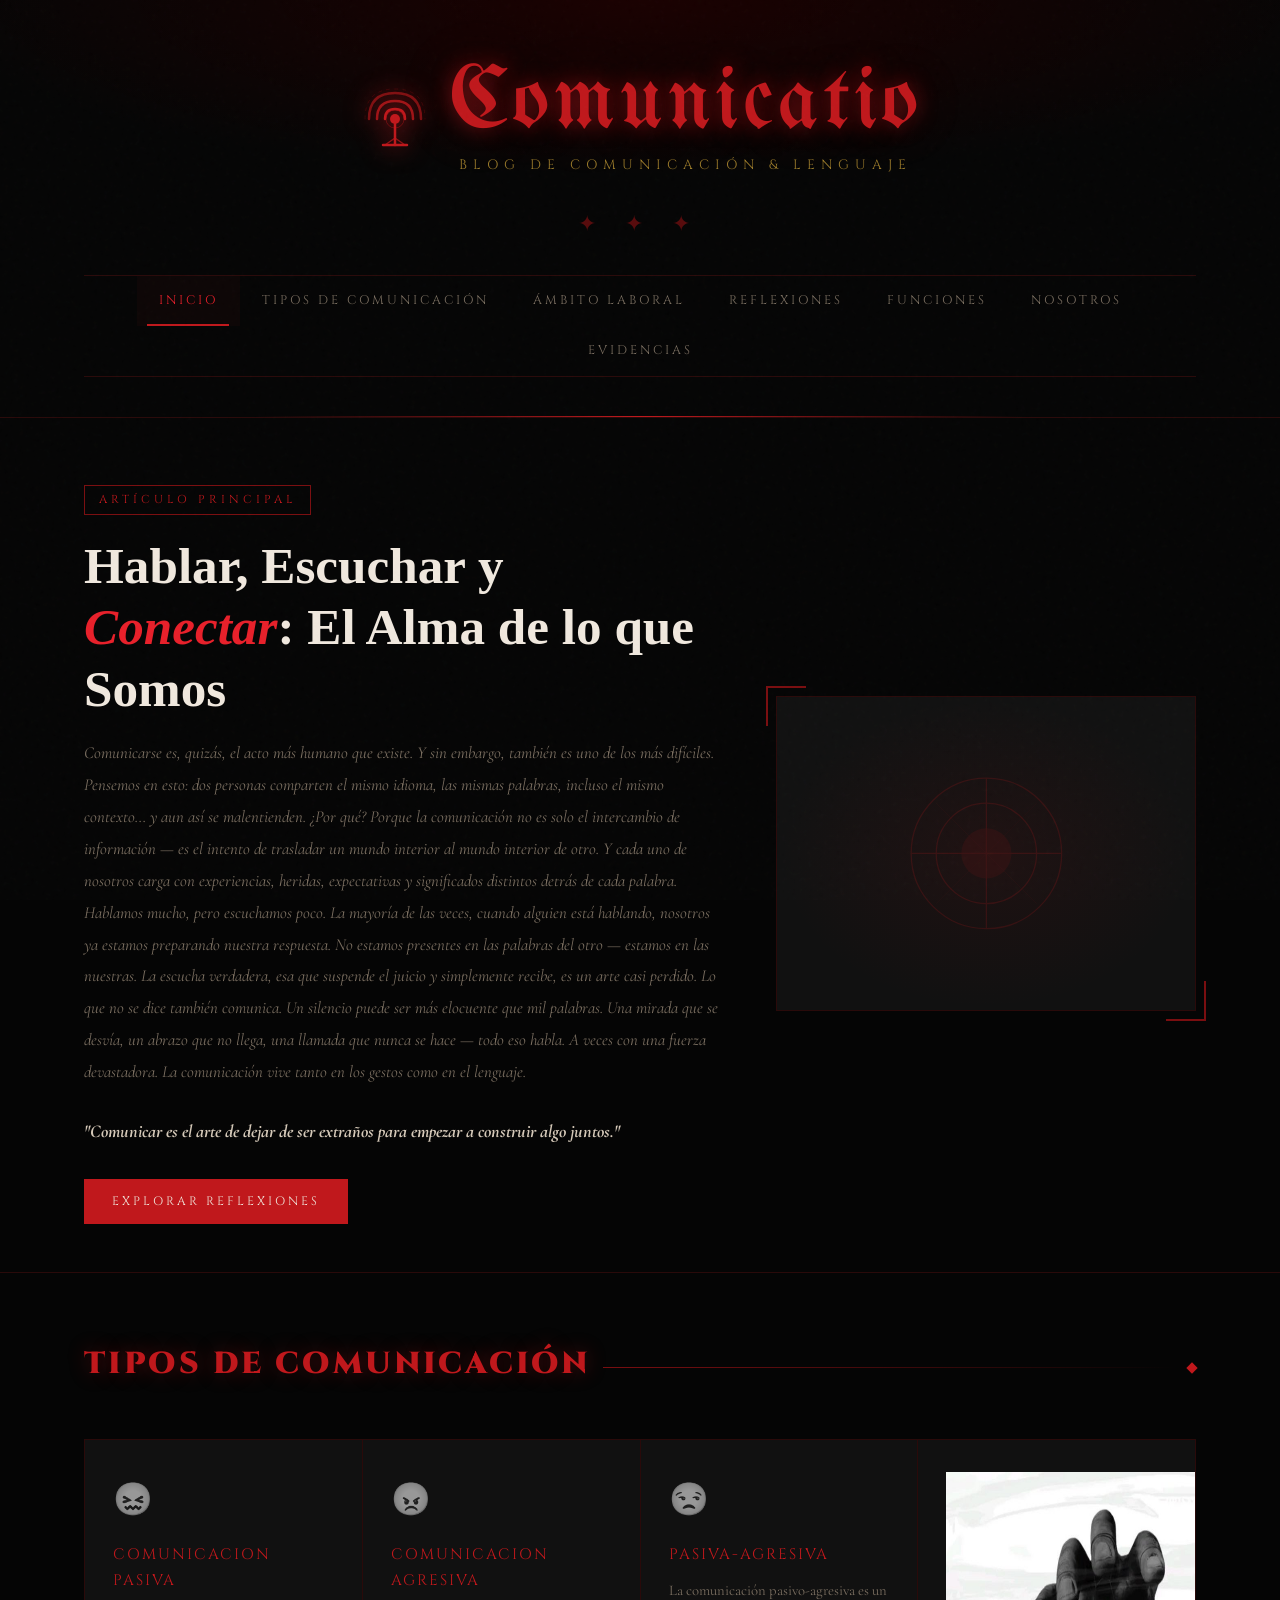
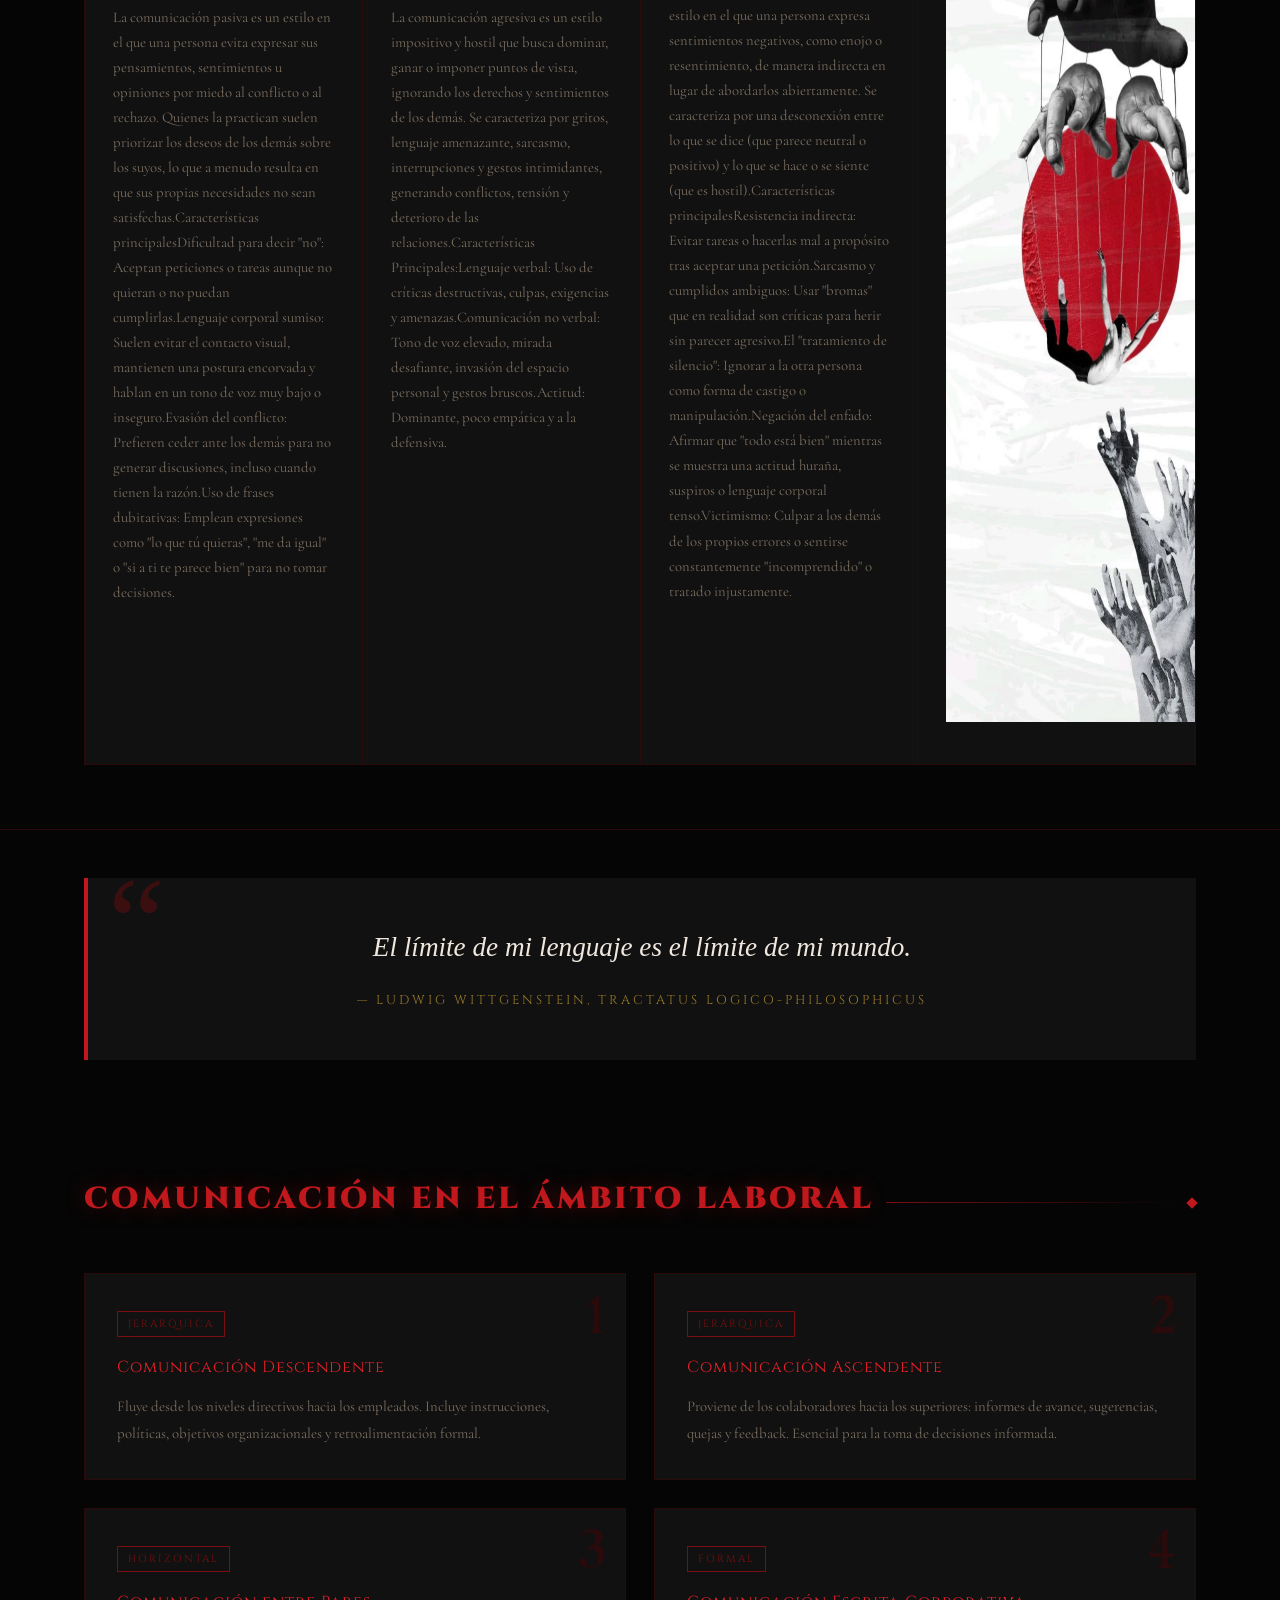
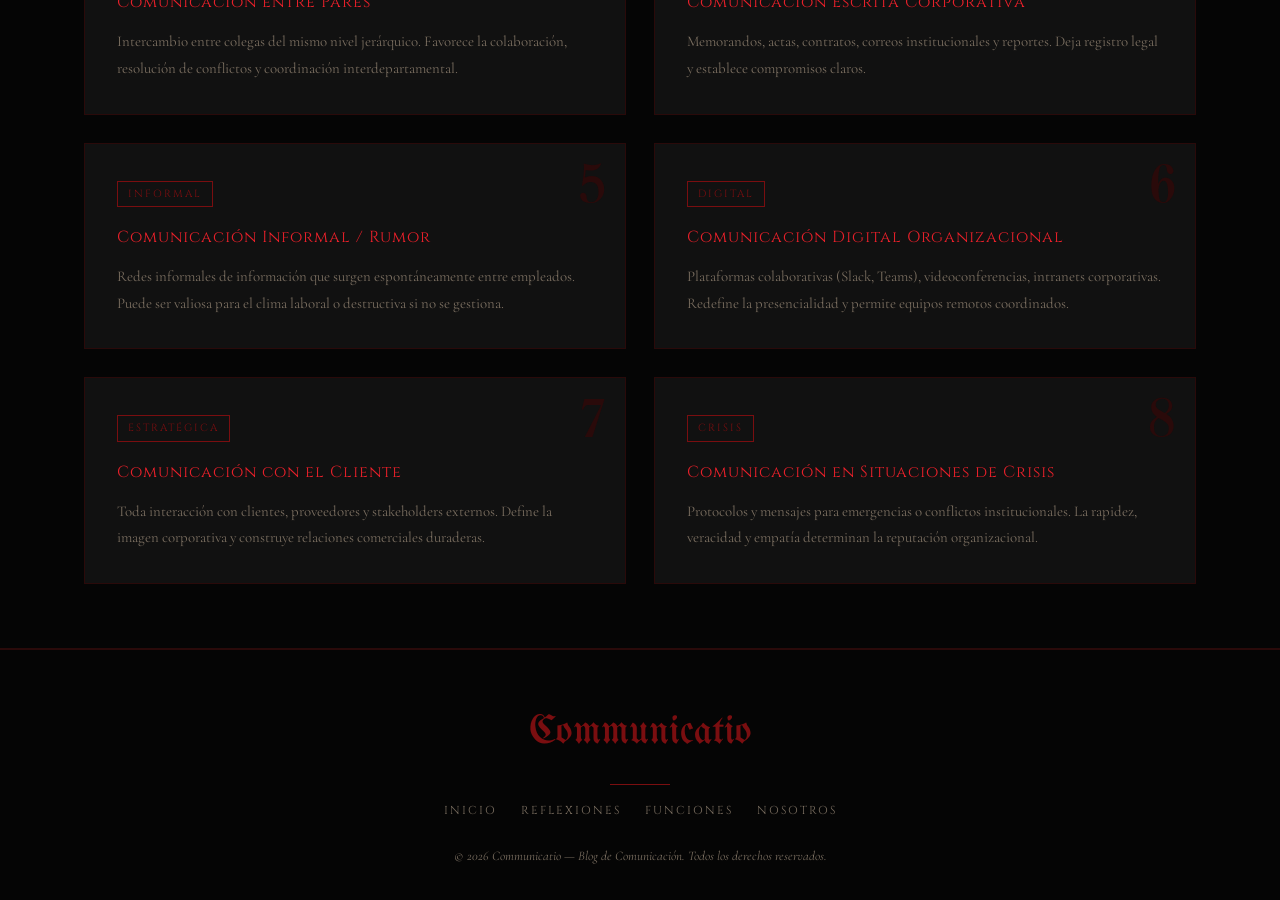
<file: index.html>
<!DOCTYPE html>
<html lang="es">
<head>
  <meta charset="UTF-8" />
  <meta name="viewport" content="width=device-width, initial-scale=1.0"/>
  <title>Communicatio — Blog de Comunicación</title>
  <link href="https://fonts.googleapis.com/css2?family=UnifrakturMaguntia&family=IM+Fell+English:ital@0;1&family=Cinzel:wght@400;600;900&family=Cormorant+Garamond:ital,wght@0,300;0,400;0,600;1,300;1,400&display=swap" rel="stylesheet"/>
  <link rel="stylesheet" href="css/style.css">
  
</head>
<body>

<!-- ══════════ HEADER ══════════ -->
<header>
  <div class="container">
    <a href="index.html" class="logo-wrap">
      <svg class="logo-svg" viewBox="0 0 72 72" fill="none" xmlns="http://www.w3.org/2000/svg">
        <path d="M10 36 Q10 10 36 10 Q62 10 62 36" stroke="#c0181c" stroke-width="2.5" stroke-linecap="round" fill="none" opacity="0.6"/>
        <path d="M18 36 Q18 18 36 18 Q54 18 54 36" stroke="#c0181c" stroke-width="2.5" stroke-linecap="round" fill="none" opacity="0.8"/>
        <path d="M26 36 Q26 26 36 26 Q46 26 46 36" stroke="#c0181c" stroke-width="2.5" stroke-linecap="round" fill="none"/>
        <circle cx="36" cy="36" r="5" fill="#c0181c"/>
        <circle cx="36" cy="36" r="9" stroke="#c0181c" stroke-width="1" fill="none" opacity="0.4"/>
        <line x1="36" y1="41" x2="36" y2="62" stroke="#c0181c" stroke-width="2.5" stroke-linecap="round"/>
        <line x1="24" y1="62" x2="48" y2="62" stroke="#c0181c" stroke-width="2.5" stroke-linecap="round"/>
        <line x1="36" y1="55" x2="26" y2="62" stroke="#c0181c" stroke-width="1.5" opacity="0.7"/>
        <line x1="36" y1="55" x2="46" y2="62" stroke="#c0181c" stroke-width="1.5" opacity="0.7"/>
        <path d="M6 36 Q6 6 36 6 Q66 6 66 36" stroke="#7a0e10" stroke-width="1" stroke-linecap="round" fill="none" opacity="0.35" stroke-dasharray="3 5"/>
      </svg>
      <div>
        <div class="site-title">Comunicatio</div>
        <div class="site-subtitle">Blog de Comunicación &amp; Lenguaje</div>
      </div>
    </a>

    <div class="ornament">✦ ✦ ✦</div>

    <nav>
      <a href="index.html" class="active">Inicio</a>
      <a href="index.html#tipos">Tipos de Comunicación</a>
      <a href="index.html#laboral">Ámbito Laboral</a>
      <a href="teorias.html">Reflexiones</a>
      <a href="recursos.html">Funciones</a>
      <a href="acerca.html">Nosotros</a>
      <a href="evidencias.html">Evidencias</a>
    </nav>
  </div>
</header>

<!-- ══════════ HERO ══════════ -->
<section class="hero">
  <div class="container">
    <div class="hero-inner">
      <div>
        <span class="hero-tag">Artículo Principal</span>
        <h1 class="hero-title"> Hablar, Escuchar y <em>Conectar</em>: El Alma de lo que Somos</h1>
        <p class="hero-excerpt">
         Comunicarse es, quizás, el acto más humano que existe. Y sin embargo, también es uno de los más difíciles.
Pensemos en esto: dos personas comparten el mismo idioma, las mismas palabras, incluso el mismo contexto... y aun así se malentienden. ¿Por qué? Porque la comunicación no es solo el intercambio de información — es el intento de trasladar un mundo interior al mundo interior de otro. Y cada uno de nosotros carga con experiencias, heridas, expectativas y significados distintos detrás de cada palabra.
Hablamos mucho, pero escuchamos poco. La mayoría de las veces, cuando alguien está hablando, nosotros ya estamos preparando nuestra respuesta. No estamos presentes en las palabras del otro — estamos en las nuestras. La escucha verdadera, esa que suspende el juicio y simplemente recibe, es un arte casi perdido.
Lo que no se dice también comunica. Un silencio puede ser más elocuente que mil palabras. Una mirada que se desvía, un abrazo que no llega, una llamada que nunca se hace — todo eso habla. A veces con una fuerza devastadora. La comunicación vive tanto en los gestos como en el lenguaje.
        </p>

        <strong><em>"Comunicar es el arte de dejar de ser extraños para empezar a construir algo juntos."</em></strong><br><br>
        <a href="teorias.html" class="btn">Explorar Reflexiones</a>
      </div>
      <div class="hero-frame">
        <div class="hero-img-box">
          <svg viewBox="0 0 200 200" fill="none" xmlns="http://www.w3.org/2000/svg">
            <circle cx="100" cy="100" r="60" stroke="#c0181c" stroke-width="1"/>
            <circle cx="100" cy="100" r="40" stroke="#c0181c" stroke-width="1"/>
            <circle cx="100" cy="100" r="20" fill="#c0181c" opacity=".5"/>
            <line x1="40" y1="100" x2="160" y2="100" stroke="#c0181c" stroke-width="1"/>
            <line x1="100" y1="40" x2="100" y2="160" stroke="#c0181c" stroke-width="1"/>
            <path d="M60 60 L140 140 M140 60 L60 140" stroke="#c0181c" stroke-width=".5" opacity=".4"/>
          </svg>
        </div>
      </div>
    </div>
  </div>
</section>

<!-- ══════════ TIPOS DE COMUNICACIÓN ══════════ -->
<section class="tipos-section" id="tipos">
  <div class="container">
    <div class="section-rule">
      <h2 class="section-heading">Tipos de Comunicación</h2>
      <div class="line"></div>
      <div class="diamond"></div>
    </div>
    <div class="tipos-grid">
      <div class="tipo-card">
        <span class="tipo-icon">😖</span>
        <div class="tipo-name">Comunicacion Pasiva</div>
        <p class="tipo-desc">La comunicación pasiva es un estilo en el que una persona evita expresar sus pensamientos, sentimientos u opiniones por miedo al conflicto o al rechazo. Quienes la practican suelen priorizar los deseos de los demás sobre los suyos, lo que a menudo resulta en que sus propias necesidades no sean satisfechas.Características principalesDificultad para decir "no": Aceptan peticiones o tareas aunque no quieran o no puedan cumplirlas.Lenguaje corporal sumiso: Suelen evitar el contacto visual, mantienen una postura encorvada y hablan en un tono de voz muy bajo o inseguro.Evasión del conflicto: Prefieren ceder ante los demás para no generar discusiones, incluso cuando tienen la razón.Uso de frases dubitativas: Emplean expresiones como "lo que tú quieras", "me da igual" o "si a ti te parece bien" para no tomar decisiones.</p>
     </div>
      <div class="tipo-card">
        <span class="tipo-icon">😠</span>
        <div class="tipo-name">Comunicacion Agresiva</div>
        <p class="tipo-desc">La comunicación agresiva es un estilo impositivo y hostil que busca dominar, ganar o imponer puntos de vista, ignorando los derechos y sentimientos de los demás. Se caracteriza por gritos, lenguaje amenazante, sarcasmo, interrupciones y gestos intimidantes, generando conflictos, tensión y deterioro de las relaciones.Características Principales:Lenguaje verbal: Uso de críticas destructivas, culpas, exigencias y amenazas.Comunicación no verbal: Tono de voz elevado, mirada desafiante, invasión del espacio personal y gestos bruscos.Actitud: Dominante, poco empática y a la defensiva.</p>
      </div>
      <div class="tipo-card">
        <span class="tipo-icon">😒</span>
        <div class="tipo-name">Pasiva-Agresiva</div>
        <p class="tipo-desc">La comunicación pasivo-agresiva es un estilo en el que una persona expresa sentimientos negativos, como enojo o resentimiento, de manera indirecta en lugar de abordarlos abiertamente. Se caracteriza por una desconexión entre lo que se dice (que parece neutral o positivo) y lo que se hace o se siente (que es hostil).Características principalesResistencia indirecta: Evitar tareas o hacerlas mal a propósito tras aceptar una petición.Sarcasmo y cumplidos ambiguos: Usar "bromas" que en realidad son críticas para herir sin parecer agresivo.El "tratamiento de silencio": Ignorar a la otra persona como forma de castigo o manipulación.Negación del enfado: Afirmar que "todo está bien" mientras se muestra una actitud huraña, suspiros o lenguaje corporal tenso.Victimismo: Culpar a los demás de los propios errores o sentirse constantemente "incomprendido" o tratado injustamente.</p>
      </div>
      <div class="tipo-card"><img src="img/falling.jpg" width="300" height="850"></p>
      </div>
 </div>
</section>

<!-- ══════════ QUOTE ══════════ -->
<div class="container">
  <blockquote class="quote-block">
    <p class="quote-text">El límite de mi lenguaje es el límite de mi mundo.</p>
    <p class="quote-author">— Ludwig Wittgenstein, Tractatus Logico-Philosophicus</p>
  </blockquote>
</div>

<!-- ══════════ COMUNICACIÓN LABORAL ══════════ -->
<section class="laboral-section" id="laboral">
  <div class="container">
    <div class="section-rule">
      <h2 class="section-heading">Comunicación en el Ámbito Laboral</h2>
      <div class="line"></div>
      <div class="diamond"></div>
    </div>
    <div class="laboral-grid">
      <div class="laboral-card">
        <div class="laboral-card-num">1</div>
        <span class="laboral-badge">Jerárquica</span>
        <div class="laboral-card-title">Comunicación Descendente</div>
        <p>Fluye desde los niveles directivos hacia los empleados. Incluye instrucciones, políticas, objetivos organizacionales y retroalimentación formal.</p>
      </div>
      <div class="laboral-card">
        <div class="laboral-card-num">2</div>
        <span class="laboral-badge">Jerárquica</span>
        <div class="laboral-card-title">Comunicación Ascendente</div>
        <p>Proviene de los colaboradores hacia los superiores: informes de avance, sugerencias, quejas y feedback. Esencial para la toma de decisiones informada.</p>
      </div>
      <div class="laboral-card">
        <div class="laboral-card-num">3</div>
        <span class="laboral-badge">Horizontal</span>
        <div class="laboral-card-title">Comunicación entre Pares</div>
        <p>Intercambio entre colegas del mismo nivel jerárquico. Favorece la colaboración, resolución de conflictos y coordinación interdepartamental.</p>
      </div>
      <div class="laboral-card">
        <div class="laboral-card-num">4</div>
        <span class="laboral-badge">Formal</span>
        <div class="laboral-card-title">Comunicación Escrita Corporativa</div>
        <p>Memorandos, actas, contratos, correos institucionales y reportes. Deja registro legal y establece compromisos claros.</p>
      </div>
      <div class="laboral-card">
        <div class="laboral-card-num">5</div>
        <span class="laboral-badge">Informal</span>
        <div class="laboral-card-title">Comunicación Informal / Rumor</div>
        <p>Redes informales de información que surgen espontáneamente entre empleados. Puede ser valiosa para el clima laboral o destructiva si no se gestiona.</p>
      </div>
      <div class="laboral-card">
        <div class="laboral-card-num">6</div>
        <span class="laboral-badge">Digital</span>
        <div class="laboral-card-title">Comunicación Digital Organizacional</div>
        <p>Plataformas colaborativas (Slack, Teams), videoconferencias, intranets corporativas. Redefine la presencialidad y permite equipos remotos coordinados.</p>
      </div>
      <div class="laboral-card">
        <div class="laboral-card-num">7</div>
        <span class="laboral-badge">Estratégica</span>
        <div class="laboral-card-title">Comunicación con el Cliente</div>
        <p>Toda interacción con clientes, proveedores y stakeholders externos. Define la imagen corporativa y construye relaciones comerciales duraderas.</p>
      </div>
      <div class="laboral-card">
        <div class="laboral-card-num">8</div>
        <span class="laboral-badge">Crisis</span>
        <div class="laboral-card-title">Comunicación en Situaciones de Crisis</div>
        <p>Protocolos y mensajes para emergencias o conflictos institucionales. La rapidez, veracidad y empatía determinan la reputación organizacional.</p>
      </div>
    </div>
  </div>
</section>

<!-- ══════════ POSTS + SIDEBAR ══════════ -->


<!-- ══════════ FOOTER ══════════ -->
<footer>
  <div class="container">
    <div class="footer-logo">Communicatio</div>
    <div class="footer-divider"></div>
    <div class="footer-links">
      <a href="index.html">Inicio</a>
      <a href="teorias.html">Reflexiones</a>
      <a href="recursos.html">Funciones</a>
      <a href="acerca.html">Nosotros</a>
    </div>
    <p class="footer-copy">© 2026 Communicatio — Blog de Comunicación. Todos los derechos reservados.</p>
  </div>
</footer>

</body>
</html>
</file>
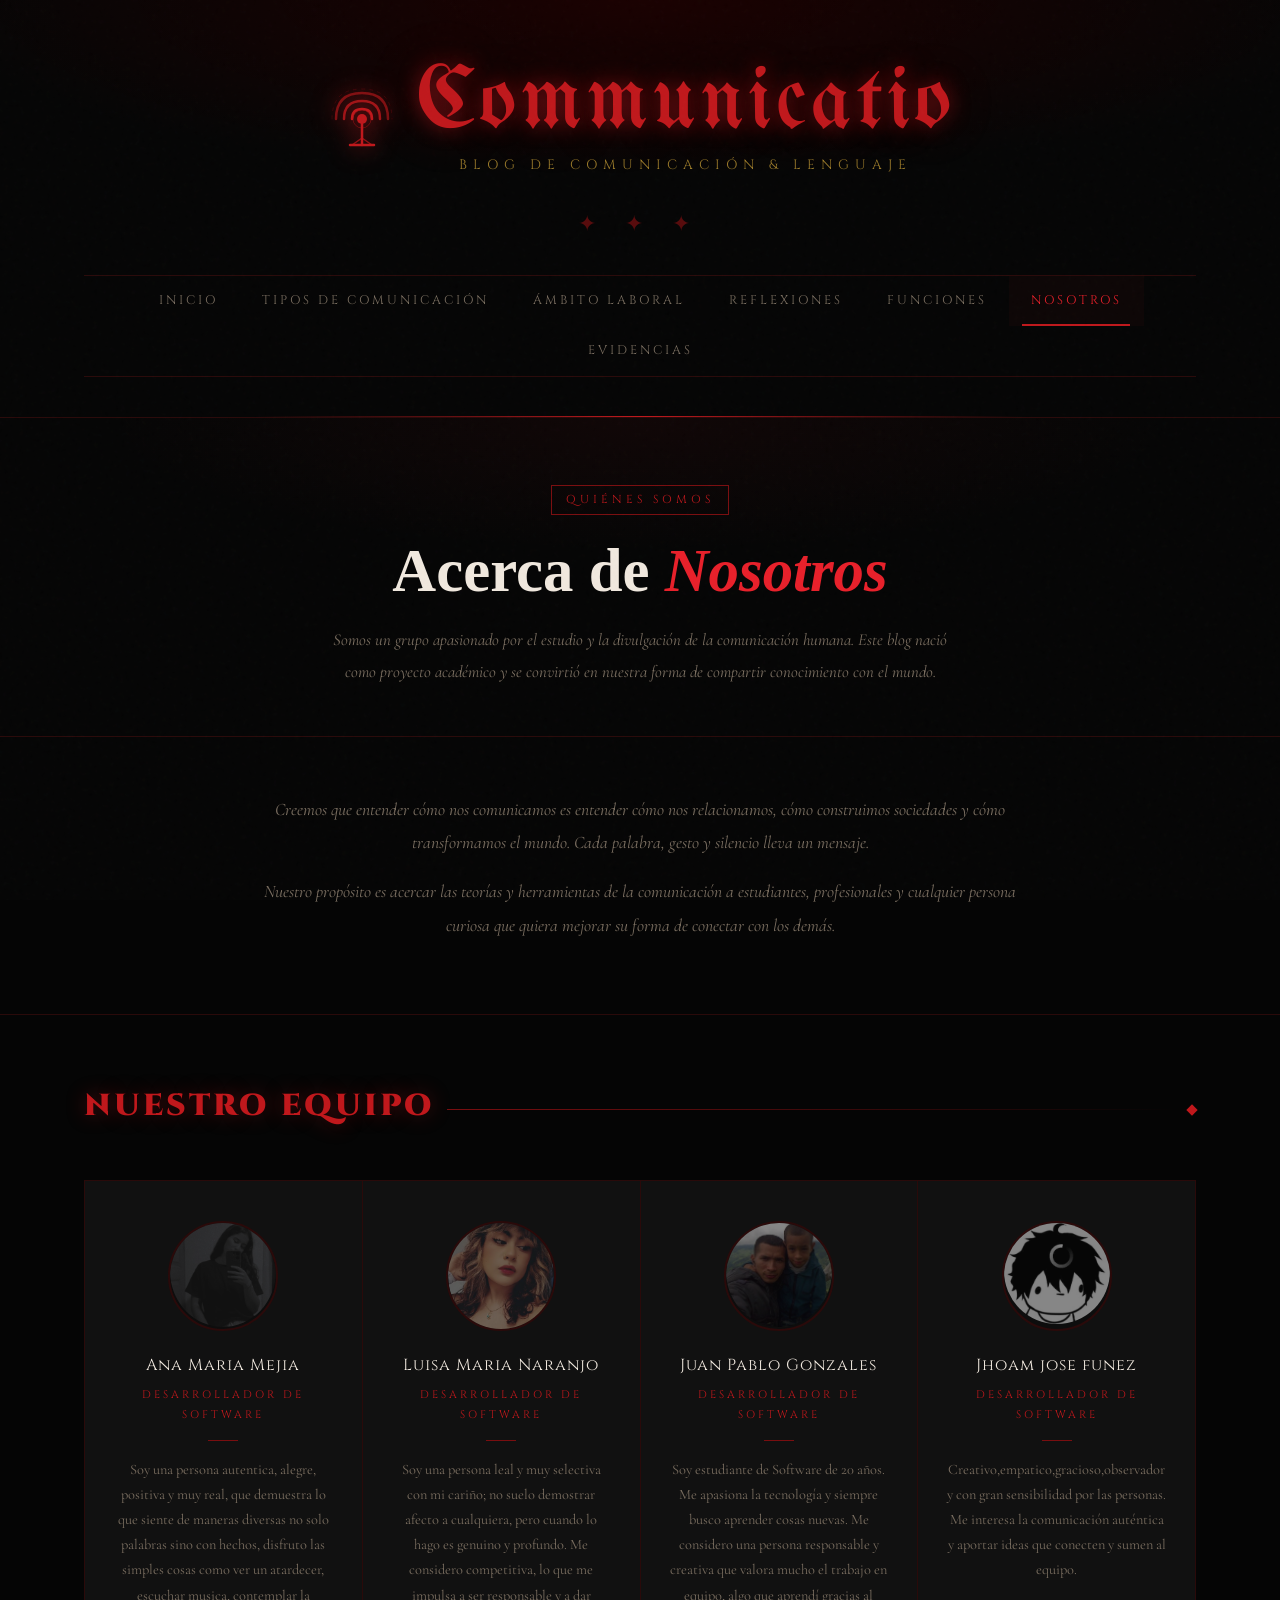
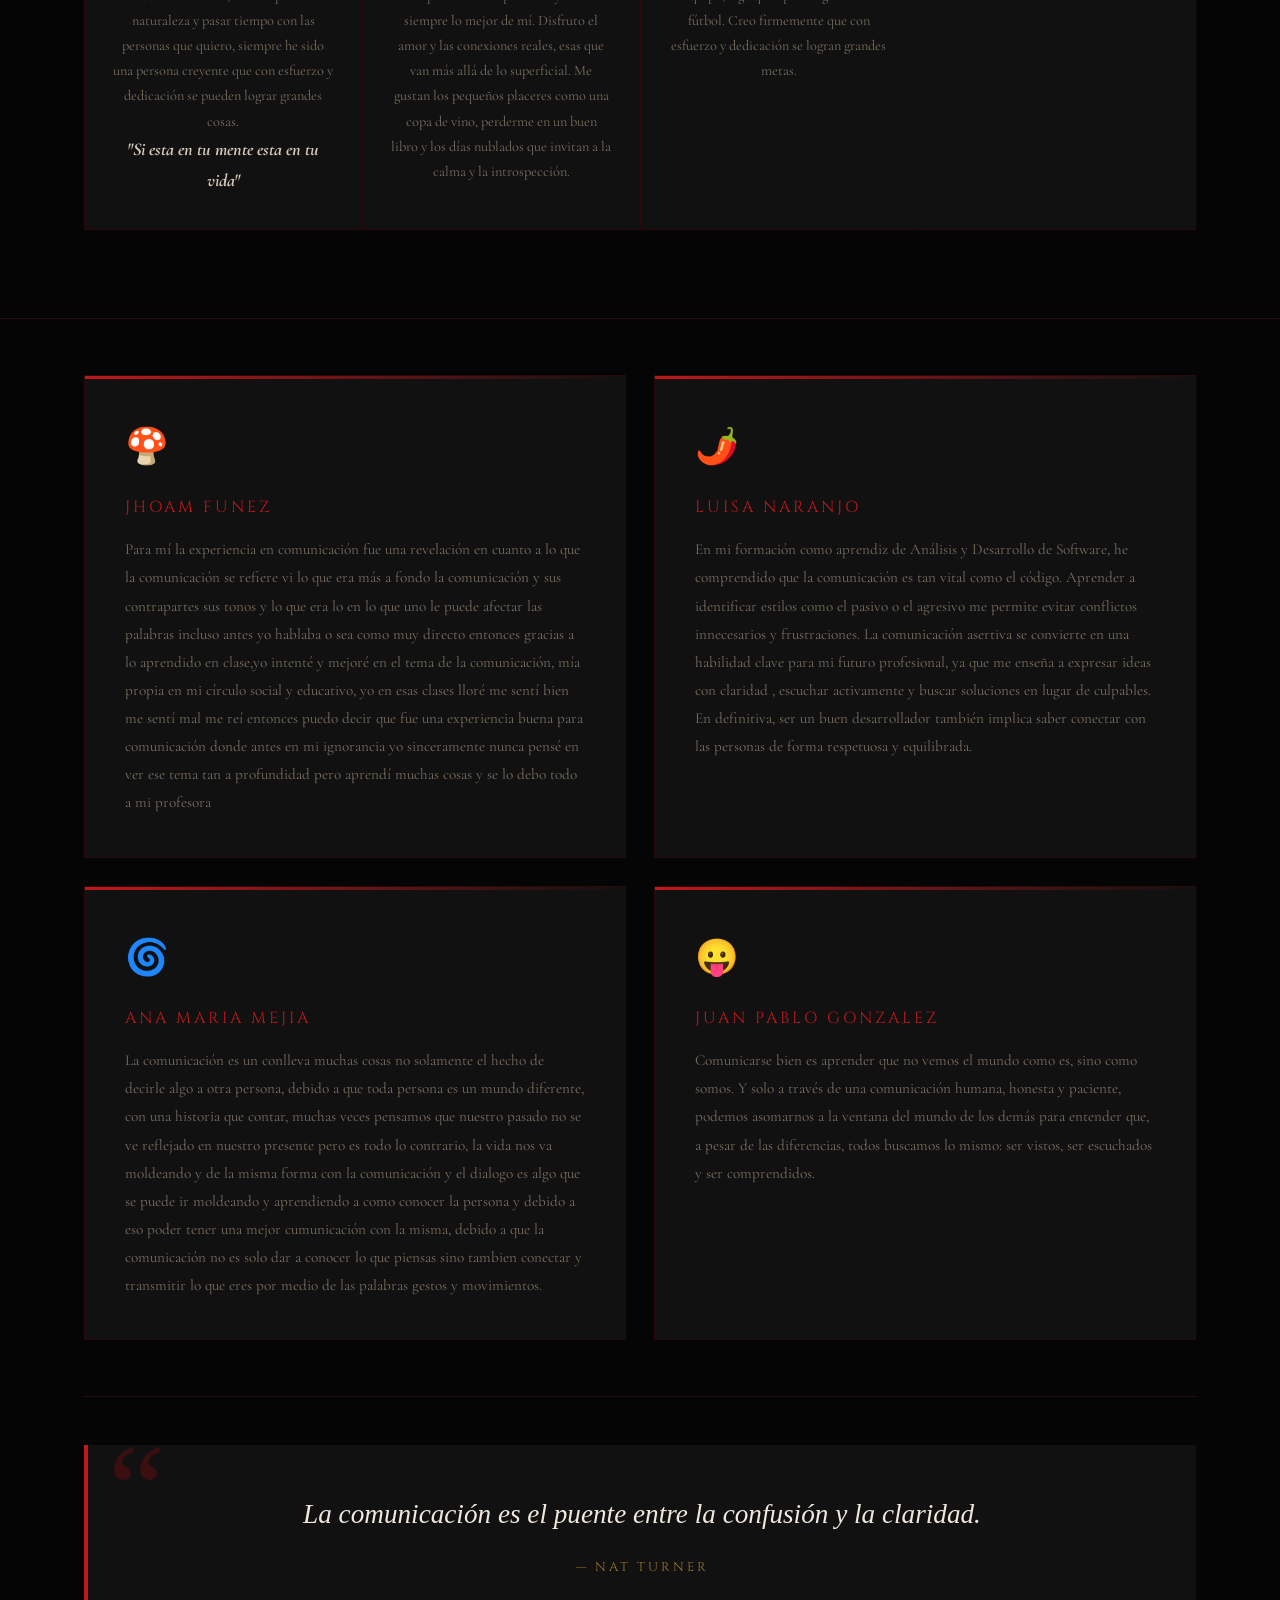
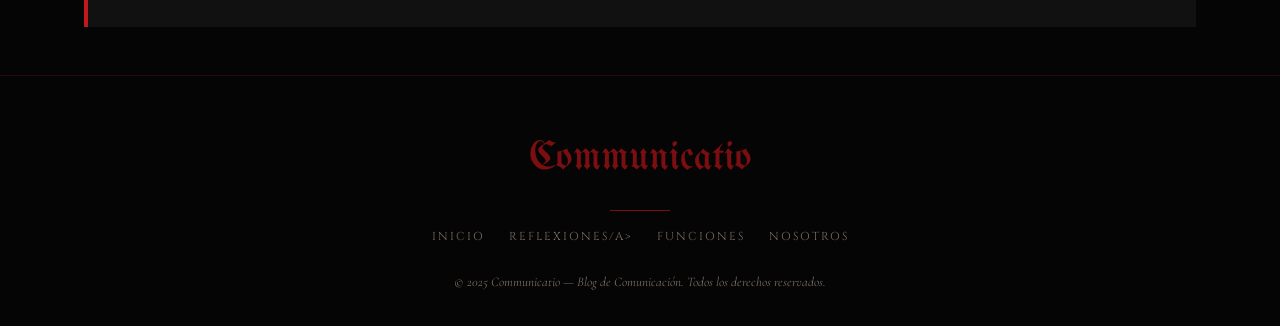
<file: acerca.html>
<!DOCTYPE html>
<html lang="es">
<head>
  <meta charset="UTF-8" />
  <meta name="viewport" content="width=device-width, initial-scale=1.0"/>
  <title>Acerca de Nosotros — Communicatio</title>
  <link href="https://fonts.googleapis.com/css2?family=UnifrakturMaguntia&family=IM+Fell+English:ital@0;1&family=Cinzel:wght@400;600;900&family=Cormorant+Garamond:ital,wght@0,300;0,400;0,600;1,300;1,400&display=swap" rel="stylesheet"/>
  <link rel="stylesheet" href="css/style.css">
  
</head>
<body>

<!-- ══════════ HEADER ══════════ -->
<header>
  <div class="container">
    <a href="index.html" class="logo-wrap">
      <svg class="logo-svg" viewBox="0 0 72 72" fill="none" xmlns="http://www.w3.org/2000/svg">
        <path d="M10 36 Q10 10 36 10 Q62 10 62 36" stroke="#c0181c" stroke-width="2.5" stroke-linecap="round" fill="none" opacity="0.6"/>
        <path d="M18 36 Q18 18 36 18 Q54 18 54 36" stroke="#c0181c" stroke-width="2.5" stroke-linecap="round" fill="none" opacity="0.8"/>
        <path d="M26 36 Q26 26 36 26 Q46 26 46 36" stroke="#c0181c" stroke-width="2.5" stroke-linecap="round" fill="none"/>
        <circle cx="36" cy="36" r="5" fill="#c0181c"/>
        <circle cx="36" cy="36" r="9" stroke="#c0181c" stroke-width="1" fill="none" opacity="0.4"/>
        <line x1="36" y1="41" x2="36" y2="62" stroke="#c0181c" stroke-width="2.5" stroke-linecap="round"/>
        <line x1="24" y1="62" x2="48" y2="62" stroke="#c0181c" stroke-width="2.5" stroke-linecap="round"/>
        <line x1="36" y1="55" x2="26" y2="62" stroke="#c0181c" stroke-width="1.5" opacity="0.7"/>
        <line x1="36" y1="55" x2="46" y2="62" stroke="#c0181c" stroke-width="1.5" opacity="0.7"/>
        <path d="M6 36 Q6 6 36 6 Q66 6 66 36" stroke="#7a0e10" stroke-width="1" stroke-linecap="round" fill="none" opacity="0.35" stroke-dasharray="3 5"/>
      </svg>
      <div>
        <div class="site-title">Communicatio</div>
        <div class="site-subtitle">Blog de Comunicación &amp; Lenguaje</div>
      </div>
    </a>

    <div class="ornament">✦ ✦ ✦</div>

    <nav>
      <a href="index.html">Inicio</a>
      <a href="index.html#tipos">Tipos de Comunicación</a>
      <a href="index.html#laboral">Ámbito Laboral</a>
      <a href="teorias.html">Reflexiones</a>
      <a href="recursos.html">Funciones</a>
      <a href="acerca.html" class="active">Nosotros</a>
      <a href="evidencias.html">Evidencias</a>
    </nav>
  </div>
</header>

<!-- ══════════ PAGE HERO ══════════ -->
<section class="page-hero">
  <div class="container">
    <span class="page-hero-tag">Quiénes Somos</span>
    <h1>Acerca de <em>Nosotros</em></h1>
    <p>Somos un grupo apasionado por el estudio y la divulgación de la comunicación humana. Este blog nació como proyecto académico y se convirtió en nuestra forma de compartir conocimiento con el mundo.</p>
  </div>
</section>

<!-- ══════════ INTRO DEL GRUPO ══════════ -->
<section class="acerca-intro">
  <div class="container">
    <div class="acerca-intro-text">
      <p>Creemos que entender cómo nos comunicamos es entender cómo nos relacionamos, cómo construimos sociedades y cómo transformamos el mundo. Cada palabra, gesto y silencio lleva un mensaje.</p>
      <p>Nuestro propósito es acercar las teorías y herramientas de la comunicación a estudiantes, profesionales y cualquier persona curiosa que quiera mejorar su forma de conectar con los demás.</p>
    </div>
  </div>
</section>

<!-- ══════════ EQUIPO — 4 INTEGRANTES ══════════ -->
<section class="team-section">
  <div class="container">
    <div class="section-rule">
      <h2 class="section-heading">Nuestro Equipo</h2>
      <div class="line"></div>
      <div class="diamond"></div>
    </div>

    <div class="team-grid">

      <!-- INTEGRANTE 1 -->
      <div class="team-card">
        <div class="team-photo">
          <!-- Reemplaza el src con la ruta de tu foto: <img src="fotos/nombre1.jpg" alt="Nombre"> -->
          <!-- Si no hay foto, se muestra el placeholder de letra gótica -->
          <span class="team-photo-placeholder"><img src="img/WhatsApp Image 2026-04-06 at 11.14.08 PM.jpeg" alt=""></span>
        </div>
        <div class="team-name">Ana Maria Mejia</div>
        <span class="team-role">Desarrollador de Software</span>
        <div class="team-divider"></div>
        <p class="team-desc"> Soy una persona autentica, alegre, positiva y muy real, que demuestra lo que siente de maneras diversas no solo palabras sino con hechos, 
        disfruto las simples cosas como ver un atardecer, escuchar musica, contemplar la naturaleza y pasar tiempo con las personas que quiero, siempre he sido una persona creyente que con esfuerzo y dedicación se pueden lograr grandes cosas. </p>
        <strong><em>"Si esta en tu mente esta en tu vida"</em></strong>
      </div>

      <!-- INTEGRANTE 2 -->
      <div class="team-card">
        <div class="team-photo">
          <span class="team-photo-placeholder"><img src="img/Captura de pantalla 2026-04-06 224841.png" alt=""></span>
        </div>
        <div class="team-name">Luisa Maria Naranjo</div>
        <span class="team-role">Desarrollador de Software</span>
        <div class="team-divider"></div>
        <p class="team-desc">Soy una persona leal y muy selectiva con mi cariño; no suelo demostrar afecto a cualquiera, pero cuando lo hago es genuino y profundo. Me considero competitiva, lo que me impulsa a ser responsable y a dar siempre lo mejor de mí. Disfruto el amor y las conexiones reales, esas que van más allá de lo superficial. Me gustan los pequeños placeres como una copa de vino, perderme en un buen libro y los días nublados que invitan a la calma y la introspección.</p>
      </div>

      <!-- INTEGRANTE 3 -->
      <div class="team-card">
        <div class="team-photo">
          <span class="team-photo-placeholder"><img src="img/WhatsApp Image 2026-04-07 at 11.28.25 AM.jpeg" width="260" alt=""></span>
        </div>
        <div class="team-name">Juan Pablo Gonzales</div>
        <span class="team-role">Desarrollador de Software</span>
        <div class="team-divider"></div>
        <p class="team-desc">Soy estudiante de Software de 20 años. Me apasiona la tecnología y siempre busco aprender cosas nuevas. Me considero una persona responsable y creativa que valora mucho el trabajo en equipo, algo que aprendí gracias al fútbol. Creo firmemente que con esfuerzo y dedicación se logran grandes metas.</p>
      </div>

      <!-- INTEGRANTE 4 -->
      <div class="team-card">
        <div class="team-photo">
          <span class="team-photo-placeholder"><img src="img/WhatsApp Image 2026-04-03 at 11.09.37 PM.jpeg" alt=""></span>
        </div>
        <div class="team-name">Jhoam jose funez</div>
        <span class="team-role">Desarrollador de Software</span>
        <div class="team-divider"></div>
        <p class="team-desc">Creativo,empatico,gracioso,observador y con gran sensibilidad por las personas. Me interesa la comunicación auténtica y aportar ideas que conecten y sumen al equipo.</p>
      </div>

    </div>

    <!-- INSTRUCCIÓN PARA FOTO -->
    <p style="text-align:center; margin-top:24px; font-family:'Cinzel',serif; font-size:.72rem; letter-spacing:2px; color:var(--text-muted); font-style:italic;">
    </p>
  </div>
</section>

<!-- ══════════ MISIÓN Y VISIÓN ══════════ -->
<section>
  <div class="container">
    <div class="mision-grid">

      <div class="mision-card">
        <span class="mision-icon">🍄</span>
        <div class="mision-title">Jhoam Funez</div>
        <p>Para mí la experiencia en comunicación fue una revelación en cuanto a lo que la comunicación se refiere vi lo que era más a fondo la comunicación y sus contrapartes sus tonos y lo que era lo en lo que uno le puede afectar las palabras incluso antes yo hablaba o sea como muy directo entonces gracias a lo aprendido en clase,yo intenté y mejoré en el tema de la comunicación, mía propia en mi círculo social y educativo, yo en esas clases lloré me sentí bien me sentí mal me reí entonces puedo decir que fue una experiencia buena para comunicación donde antes en mi ignorancia yo sinceramente nunca pensé en ver ese tema
           tan a profundidad pero aprendí muchas cosas y se lo debo todo a mi profesora</p>
      </div>

      <div class="mision-card">
        <span class="mision-icon">🌶️</span>
        <div class="mision-title">Luisa Naranjo</div>
        <p>En mi formación como aprendiz de Análisis y Desarrollo de Software, he comprendido que la comunicación es tan vital como el código. Aprender a identificar estilos como el pasivo o el agresivo  me permite evitar conflictos innecesarios y frustraciones.
        La comunicación asertiva se convierte en una habilidad clave para mi futuro profesional, ya que me enseña a expresar ideas con claridad , escuchar activamente y buscar soluciones en lugar de culpables. En definitiva, ser un buen desarrollador también implica saber conectar con las personas de forma respetuosa y equilibrada.</p>
      </div>

      <div class="mision-card">
        <span class="mision-icon">🌀</span>
        <div class="mision-title">Ana Maria Mejia</div>
        <p>La comunicación es un conlleva muchas cosas no solamente el hecho de decirle algo a otra persona, debido a que toda persona
          es un mundo diferente, con una historia que contar, muchas veces pensamos que nuestro pasado no se ve reflejado en nuestro presente
          pero es todo lo contrario, la vida nos va moldeando y de la misma forma con la comunicación y el dialogo es algo que se puede ir moldeando y aprendiendo a como conocer la persona y debido a eso poder tener una mejor cumunicación con la misma, debido
          a que la comunicación no es solo dar a conocer lo que piensas sino tambien conectar y transmitir lo que eres por medio de las palabras gestos y movimientos.
          
        </p>
      </div>

      <div class="mision-card">
        <span class="mision-icon">😛</span>
        <div class="mision-title">Juan Pablo Gonzalez</div>
        <p>Comunicarse bien es aprender que no vemos el mundo como es, sino como somos. Y solo a través de una comunicación humana, honesta y paciente, podemos asomarnos a la ventana del mundo de los demás para entender que, a pesar de las diferencias, todos buscamos lo mismo: ser vistos, ser escuchados y ser comprendidos.</p>
      </div>

    </div>


  </div>
</section>

<!-- ══════════ QUOTE ══════════ -->
<div class="container">
  <blockquote class="quote-block">
    <p class="quote-text">La comunicación es el puente entre la confusión y la claridad.</p>
    <p class="quote-author">— Nat Turner</p>
  </blockquote>
</div>

<!-- ══════════ FOOTER ══════════ -->
<footer>
  <div class="container">
    <div class="footer-logo">Communicatio</div>
    <div class="footer-divider"></div>
    <div class="footer-links">
      <a href="index.html">Inicio</a>
      <a href="teorias.html">Reflexiones/a>
      <a href="recursos.html">Funciones</a>
      <a href="acerca.html">Nosotros</a>
    </div>
    <p class="footer-copy">© 2025 Communicatio — Blog de Comunicación. Todos los derechos reservados.</p>
  </div>
</footer>

</body>
</html>
</file>
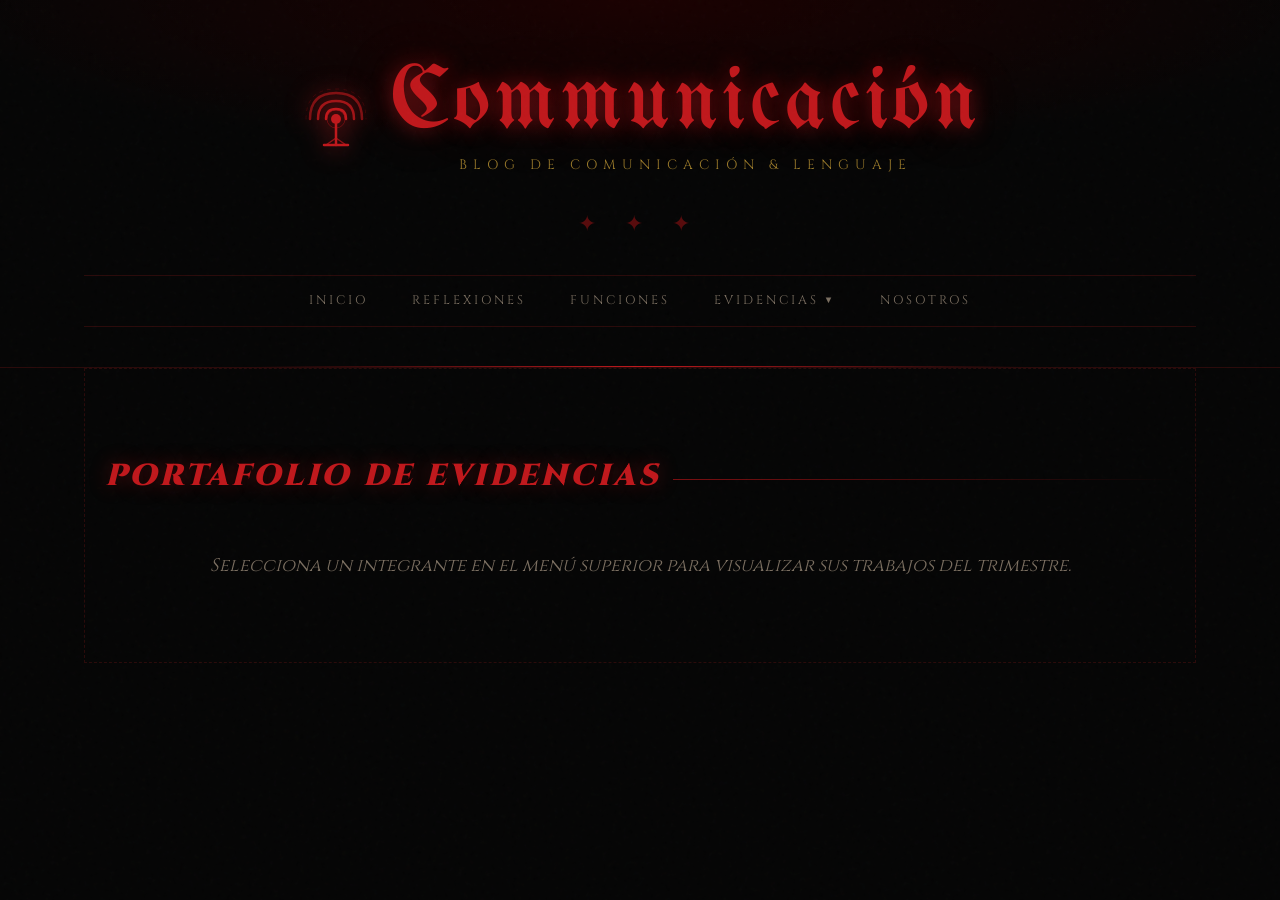
<file: evidencias.html>
<!DOCTYPE html>
<html lang="es">
<head>
  <meta charset="UTF-8" />
  <meta name="viewport" content="width=device-width, initial-scale=1.0"/>
  <title>Acerca de Nosotros — Communicatio</title>
  <link href="https://fonts.googleapis.com/css2?family=UnifrakturMaguntia&family=IM+Fell+English:ital@0;1&family=Cinzel:wght@400;600;900&family=Cormorant+Garamond:ital,wght@0,300;0,400;0,600;1,300;1,400&display=swap" rel="stylesheet"/>
  <link rel="stylesheet" href="css/style.css">
  
</head>
<body>
<header>
  <div class="container">
    <a href="index.html" class="logo-wrap">
      <svg class="logo-svg" viewBox="0 0 72 72" fill="none" xmlns="http://www.w3.org/2000/svg">
        <path d="M10 36 Q10 10 36 10 Q62 10 62 36" stroke="#c0181c" stroke-width="2.5" stroke-linecap="round" fill="none" opacity="0.6"/>
        <path d="M18 36 Q18 18 36 18 Q54 18 54 36" stroke="#c0181c" stroke-width="2.5" stroke-linecap="round" fill="none" opacity="0.8"/>
        <path d="M26 36 Q26 26 36 26 Q46 26 46 36" stroke="#c0181c" stroke-width="2.5" stroke-linecap="round" fill="none"/>
        <circle cx="36" cy="36" r="5" fill="#c0181c"/>
        <circle cx="36" cy="36" r="9" stroke="#c0181c" stroke-width="1" fill="none" opacity="0.4"/>
        <line x1="36" y1="41" x2="36" y2="62" stroke="#c0181c" stroke-width="2.5" stroke-linecap="round"/>
        <line x1="24" y1="62" x2="48" y2="62" stroke="#c0181c" stroke-width="2.5" stroke-linecap="round"/>
        <line x1="36" y1="55" x2="26" y2="62" stroke="#c0181c" stroke-width="1.5" opacity="0.7"/>
        <line x1="36" y1="55" x2="46" y2="62" stroke="#c0181c" stroke-width="1.5" opacity="0.7"/>
        <path d="M6 36 Q6 6 36 6 Q66 6 66 36" stroke="#7a0e10" stroke-width="1" stroke-linecap="round" fill="none" opacity="0.35" stroke-dasharray="3 5"/>
      </svg>
      <div>
        <div class="site-title">Communicación</div>
        <div class="site-subtitle">Blog de Comunicación &amp; Lenguaje</div>
      </div>
    </a>

    <div class="ornament">✦ ✦ ✦</div>

<nav class="nav-links">
  <a href="index.html">Inicio</a>
  <a href="teorias.html">Reflexiones</a>
  <a href="recursos.html">Funciones</a>
  
  <div class="dropdown">
    <a href="#" class="dropbtn">Evidencias <span class="arrow">▼</span></a>
    <div class="dropdown-content">
      <a href="javascript:void(0)" onclick="showEvidencia('integrante1')">Ana Mejia</a>
      <a href="javascript:void(0)" onclick="showEvidencia('integrante2')">Jhoam Funez</a>
      <a href="javascript:void(0)" onclick="showEvidencia('integrante3')">Luisa Naranjo</a>
      <a href="javascript:void(0)" onclick="showEvidencia('integrante4')">Juan Pablo</a>
    </div>
  </div>
  
  <a href="acerca.html">Nosotros</a>
</nav>
</header>
<section class="container" id="evidencias-section">
  <div id="placeholder" class="placeholder-msg">
    <div class="section-rule">
      <h2 class="section-heading">Portafolio de Evidencias</h2>
      <div class="line"></div>
    </div>
    <p>Selecciona un integrante en el menú superior para visualizar sus trabajos del trimestre.</p>
  </div>

<div id="integrante1" class="evidencia-content">
    <div class="section-rule">
      <h2 class="section-heading">Evidencias: Ana Maria Mejia</h2>
      <div class="line"></div>
      <div class="diamond"></div>
    </div>
    
    <div class="actividades-grid">
      <div class="actividad-card">
        <div class="actividad-header">
          <h3 class="actividad-titulo">La sapa caramelo. 🐸</h3>
          <span class="actividad-num">Act. 01</span>
        </div>
        <p class="actividad-texto">   
        Estaba la sapa caramelo sentada a la orilla del río cauca, en el peñasco más alto de la región, observando a sus amigos jugar, pensó en unirse a ellos pero no podía, debido a que estaba alejada de sus amigos busco una manera de acercarse pero tuvo un problema, como estaba haciendo mucho calor el moco que generaba su cuerpo le impedía moverse por qué estaba sobre una superficie rígida, observo como podría salir de esta situación para poder llegar a donde estaban sus amigos, luego se pensar un rato vio que cerca de ella había una estaca con la cual podría ayudarse apoyándose en ella, trato de alcanzarla y para lograrlo unió varias hilos haciendo un nudo para poder jalar y llegar hasta la estaca, luego de hacer esto pudo llegar hasta la estaca y pudo mover y avanzar, pero debido a que estaba haciendo mucho calor busco una manera de poder cubrirse y encontró una tapa para poder obstruir los rayos del sol, luego de esto pudo avanzar con facilidad y tuvo la esperanza de poder llegar donde sus amigos y compartir con ellos, pasó una tarde hermosa....</p>
        <div class="actividad-footer">
          <span class="actividad-status">Entregado</span>
        </div><br><br>
      </div>
  </div><br><br>
  <div class="actividad-card">
    <div class="actividad-header">
        <h3 class="actividad-titulo">Taller de Comunicación Asertiva</h3>
        <span class="actividad-num">Act 02</span>
    </div>

    <div class="taller-full-content">
        <div class="taller-metadata" style="margin-bottom: 25px; border-bottom: 1px solid var(--border); padding-bottom: 15px;">
            <p><strong>Integrantes:</strong> Jhoam José Fúnez - Ana Maria Mejia Botero</p>
            <p><strong>Número de Ficha:</strong> 3312822</p>
            <p><strong>Instructora:</strong> Kenia Nayiver López Ramírez</p>
            <p><strong>Competencia:</strong> Desarrollar procesos de comunicación eficaces y efectivos, teniendo en cuenta situaciones de orden social, personal y productivo.</p>
            <p><strong>Objetivo:</strong> Identificar los tipos de comunicación en la comunicación asertiva.</p>
        </div>

        <div class="taller-body">
            
            <div class="taller-section">
                <h4 style="color: var(--gold); margin-top: 20px;">Análisis del Video: Tipos de Comunicación</h4>
                <p style="font-style: italic; color: var(--text-muted); font-size: 0.9rem;">Referencia: https://shre.ink/DDwx</p>
                
                <p><strong>¿Cuáles son los tipos de comunicación que asumen los seres humanos en su interacción cotidiana?</strong></p>
                <p>R// Los tipos de comunicación que vemos en la vida cotidiana son tres: está la comunicación pasiva, la comunicación agresiva y la pasiva-agresiva como tercera.</p>
            </div>

            <div class="taller-section">
                <h4 style="color: var(--gold); margin-top: 20px;">Diferencias Fundamentales</h4>
                <p><strong>¿Cuál es la diferencia entre comunicación agresiva y comunicación pasiva?</strong></p>
                
                <p><strong>La comunicación pasiva:</strong> Es cuando las personas tienden a poner las necesidades de los demás antes que las suyas, evitando expresar sus propios sentimientos. Esto puede llevar a la acumulación de resentimientos o a la desvalorización personal.</p>
                
                <p><strong>La comunicación agresiva:</strong> Las personas expresan sus pensamientos y necesidades de una manera que invade o ignora los derechos y sentimientos ajenos. Esto se ve reflejado en comportamientos como interrumpir, los tonos de voces elevados o hacer exigencias.</p>
            </div>

            <div class="taller-section">
                <h4 style="color: var(--gold); margin-top: 20px;">Casos de la Vida Cotidiana</h4>
                <p><strong>Ejemplo de comunicación pasiva-agresiva:</strong></p>
                <p>R// Una pareja acuerda dividir las tareas del hogar. A una de las personas le molesta que la otra no lave los platos. En lugar de decir directamente: <em>“Me molesta que no estés lavando los platos. ¿Podemos organizarnos mejor?”</em>, recurre a frases como:</p>
                <ul style="margin-left: 20px; color: var(--text-muted);">
                    <li>“No te preocupes, yo siempre lavo los platos… como siempre.”</li>
                    <li>“Tranquilo, ya estoy acostumbrado a hacerlo todo.”</li>
                </ul>
                <p>Este ejemplo es de comunicación pasiva-agresiva porque la persona, en lugar de hablar la situación y expresar sus sentimientos de forma clara y concisa, recurre a las indirectas evitando discutir el tema de frente.</p>
            </div>

            <div class="taller-section">
                <h4 style="color: var(--gold); margin-top: 20px;">Conclusión sobre Asertividad</h4>
                <p><strong>¿Qué características tiene la comunicación asertiva?</strong></p>
                <p>R// La comunicación asertiva permite a las personas expresarse de manera honesta sin ser agresivas o sumisas. Esto fomenta el respeto y la comprensión en las interacciones, lo que lleva a relaciones más sanas tanto en el ámbito laboral como el personal y sentimental.</p>
            </div>

            <div class="taller-section" style="margin-top: 30px; border-top: 1px dashed var(--border); padding-top: 20px;">
                <h4 style="color: var(--gold);">Análisis de Video Complementario</h4>
                <p style="font-style: italic; color: var(--text-muted); font-size: 0.9rem;">Referencia: https://www.youtube.com/watch?v=u4sQ9jwySz4</p>
                
                <div class="image-placeholder" style="background: rgba(255,255,255,0.05); padding: 20px; text-align: center; border-radius: 8px; margin-top: 15px;">
                    <p style="color: var(--gold-light);"><img src="img/Captura de pantalla 2026-04-07 183717.png" width="400" height="260">
                    <img src="img/Captura de pantalla 2026-04-07 183727.png" width="400" height="260">
                    <img src="img/Captura de pantalla 2026-04-07 183735.png" width="400" height="260">
                    <img src="img/Captura de pantalla 2026-04-07 183745.png" width="400" height="260"alt="">
                    <img src="img/Captura de pantalla 2026-04-07 183754.png" width="400" height="260" alt="">
                    <img src="img/Captura de pantalla 2026-04-07 183804.png" width="400" height="260" alt="">
                    <img src="img/Captura de pantalla 2026-04-07 183812.png" width="400" height="260" alt=""></p>
                </div>
            </div>

        </div>

        <div class="actividad-footer" style="margin-top: 30px; padding-top: 15px; border-top: 1px solid var(--border);">
            <span class="actividad-status">Entregado</span>
        </div>
    </div>
</div> <br><br>

<div class="actividad-card">
    <div class="actividad-header">
        <h3 class="actividad-titulo">Funciones del lenguaje</h3>
        <h5>Tema:Función Fatica</h5>
        <span class="actividad-num">Act 03</span>
    </div>

    <div class="taller-section" style="margin-top: 30px; border-top: 1px dashed var(--border); padding-top: 20px;">
                <h4 style="color: var(--gold);">Presentación con diapositivas</h4>
                
                <div class="image-placeholder" style="background: rgba(255,255,255,0.05); padding: 20px; text-align: center; border-radius: 8px; margin-top: 15px;">
                    <p style="color: var(--gold-light);"><img src="img/Captura de pantalla 2026-04-07 185040.png" width="400" height="260">
                    <img src="img/Captura de pantalla 2026-04-07 185056.png" width="400" height="260">
                    <img src="img/Captura de pantalla 2026-04-07 185106.png" width="400" height="260">
                    <img src="img/Captura de pantalla 2026-04-07 185114.png" width="400" height="260"alt="">
                    <img src="img/Captura de pantalla 2026-04-07 185123.png" width="400" height="260" alt="">
                    <img src="img/Captura de pantalla 2026-04-07 185133.png" width="400" height="260" alt="">
                    <img src="img/Captura de pantalla 2026-04-07 185145.png" width="400" height="260" alt="">
                    <img src="img/Captura de pantalla 2026-04-07 185155.png" width="400" height="260" alt=""></p>
                </div>
            </div>
        <div class="actividad-footer" style="margin-top: 30px; padding-top: 15px; border-top: 1px solid var(--border);">
            <span class="actividad-status">Entregado</span>
        </div>

        </div><br><br>

    <div class="actividad-card">
    <div class="actividad-header">
        <h3 class="actividad-titulo">EL PARALENGUAJE EN LA COMUNICACIÓN</h3>
        <span class="actividad-num">Evidencia 04</span>
    </div>

    <div class="taller-full-content">
        
        <div class="taller-section">
            <h4 style="color: var(--gold);">1. Introducción</h4>
            <p>La comunicación humana es un proceso complejo que va más allá de las palabras. Aunque el lenguaje verbal es fundamental, existen elementos que lo complementan y le otorgan mayor significado. Entre estos elementos se encuentra el paralenguaje, el cual influye directamente en la forma en que se interpreta un mensaje.</p>
            <p>El paralenguaje permite expresar emociones, actitudes e intenciones mediante características de la voz como el tono, el volumen o las pausas. En diferentes contextos, como la vida cotidiana o el cine, estos elementos son esenciales para comprender el verdadero sentido de la comunicación.</p>
            <p>El presente trabajo tiene como objetivo analizar el concepto de paralenguaje, su importancia y su influencia en la interpretación de los mensajes.</p>
        </div>

        <div class="taller-section">
            <h4 style="color: var(--gold); margin-top: 20px;">2. Marco teórico</h4>
            <p>El paralenguaje forma parte de la comunicación no verbal y se refiere a los aspectos vocales que acompañan al habla. Según Knapp, Hall y Horgan (2014), la comunicación no verbal incluye todos aquellos elementos que transmiten información sin depender exclusivamente de las palabras, entre ellos las características de la voz.</p>
            <p>Por su parte, Poyatos (1994) define el paralenguaje como el conjunto de cualidades de la voz que modifican o complementan el significado del lenguaje verbal, tales como la entonación, el ritmo, el volumen y las pausas. Estos elementos permiten que el receptor comprenda no solo lo que se dice, sino también la intención detrás del mensaje.</p>
            <p>En el cine, el paralenguaje es una herramienta poderosa para construir personajes y transmitir emociones que las palabras por sí solas no logran expresar. A través de la voz, los actores logran que el espectador sienta alegría, miedo, tristeza o urgencia.</p>
        </div>

        <div class="taller-section">
            <h4 style="color: var(--gold); margin-top: 20px;">3. Análisis de escenas de la película "El Abuelo"</h4>
            <p>A continuación, se presentan dos escenas de la película "El Abuelo" donde el paralenguaje juega un papel fundamental en la transmisión de emociones.</p>
            
            <div class="escena-box" style="background: rgba(255,255,255,0.03); padding: 15px; border-left: 2px solid var(--red); margin-top: 15px; border-radius: 0 8px 8px 0;">
                <p><strong>Escena 1. El reencuentro</strong></p>
                <p>En esta escena, Ania y Tolia se encuentran después de estar separados. La intensidad emocional es alta y se refleja claramente en su forma de comunicarse.</p>
                
                <div class="dialogo" style="font-style: italic; color: var(--text-muted); margin: 15px 0; padding-left: 10px;">
                    <p>Tolia: "¡Ania! ¡Ania! ¿Estás ahí?"</p>
                    <p>Ania: "¡Tolia! ¡Tolia!"</p>
                </div>

                <p><strong>Justificación:</strong> En esta escena, lo más importante no es solo que se llamen por sus nombres, sino la intensidad de sus gritos y el tono de voz. El paralenguaje aquí refleja la urgencia, la emoción y la alegría del reencuentro. A través de los gritos desesperados y emocionados, se puede sentir el alivio de volverse a ver, como si Tolia buscara abrazarla con su voz. Esto demuestra cómo, incluso a la distancia, el paralenguaje puede transmitir afecto y protección de una forma muy profunda.</p>
                
            </div>

            <div class="escena-box" style="background: rgba(255,255,255,0.03); padding: 15px; border-left: 2px solid var(--red); margin-top: 20px; border-radius: 0 8px 8px 0;">
                <p><strong>Escena 2. El deseo al pez dorado</strong></p>
                <p>Esta es una de las escenas finales de la película. Después de que Ania logra quedarse con su abuelo, viven un momento especial mientras pescan juntos. Allí, Ania expresa sus deseos a un pez dorado, en un instante lleno de emoción y esperanza.</p>
                
                <div class="dialogo" style="font-style: italic; color: var(--text-muted); margin: 15px 0; padding-left: 10px;">
                    <p>Tolia: "Un pez dorado también cumple deseos".</p>
                    <p>Ania: "¿De verdad? ¿Cómo pudiste pescarlo?".</p>
                    <p>Tolia: "Diez, inténtalo... Vale, pero sujétalo fuerte porque se escapa".</p>
                    <p>Ania: "No la voy a soltar antes de tiempo. Vamos pececito... Pececito, haz que el abuelo no muera nunca, que Tolia se pueda casar y que mamá allí en el cielo esté bien. Entonces todos seremos felices".</p>
                    <p>Ania: "¿Quieres ir a casa? Pues ve, nada"</p>
                </div>

                <p><strong>Justificación:</strong> En esta escena, lo más significativo no es solo lo que Ania dice, sino cómo lo dice. Su voz transmite una mezcla de ilusión, inocencia y tristeza. Habla con una intensidad emocional que refleja su deseo de que todo esté bien, especialmente cuando menciona a su mamá. Es posible percibir pequeñas pausas o cambios en su tono que revelan el dolor que aún lleva dentro. No se trata de una conversación común, sino de un momento muy íntimo donde su forma de hablar expresa más que cualquier palabra. El paralenguaje aquí permite entender sus sentimientos más profundos, mostrando su esperanza, pero también su miedo a perder a las personas que ama.</p>
            </div>
        </div>

        <div class="actividad-footer" style="margin-top: 30px; padding-top: 15px; border-top: 1px solid var(--border); display: flex; justify-content: space-between;">
            <span class="actividad-status">Entregado</span>
            <span style="font-size: 0.8rem; color: var(--text-muted);">Fecha: 30/03/2026</span>
        </div>
    </div>
</div>
</section>
<section class="container" id="evidencias-section">
<div id="integrante2" class="evidencia-content">
    <div class="section-rule">
      <h2 class="section-heading">Evidencias: Jhoam Funez</h2>
      <div class="line"></div>
      <div class="diamond"></div>
    </div>
    
    <div class="actividades-grid">
      <div class="actividad-card">
        <div class="actividad-header">
          <h3 class="actividad-titulo">La sapa caramelo🐸👒 </h3>
          <span class="actividad-num">Act. 01</span>
        </div>
        <p class="actividad-texto"> 
            Estaba la Sapa caramelo sentada a la orilla del río Cauca en el peñasco más alto de la región contemplando la vista del hermoso paisaje cuando de repente, cerca de la hierba y el musgo húmedo alrededor, una serpiente la cual se escabullía  lentamente sin que la Sapa se  diera cuenta acercandose más y más hasta que por fin estaba tan cerca para agarrarla y convertirla en su cena cuando se abalanzó sobre ella se resbaló por el MOCO de la Sapa dijo la serpiente  
            -Que asco por que te resbalas tanto ?,no te puedo agarrar 
            Rápidamente la Sapa agarro una ESTACA que estaba cerca para tratar de defenderse de la serpiente, la serpiente aún así no se rindió e intento tomarla otra vez pero dado a que la Sapa era resbaladiza esquivo q la serpiente tanto que a la serpiente se le hizo un NUDO  en la cola en eso la rana logra llegar cerca de una botella ala cual accidentalmente deja caer y le vuela la TAPA cayéndole a la  serpiente y así sin ESPERANZA la serpiente acepto que no podría comerse a la Sapa resignado a no comer por hoy decidió marcharse para nunca más volver  </p>
        <div class="actividad-footer">
          <span class="actividad-status">Entregado</span>
        </div><br><br>
      </div>
  </div><br><br>
  <div class="actividad-card">
    <div class="actividad-header">
        <h3 class="actividad-titulo">Taller de Comunicación Asertiva</h3>
        <span class="actividad-num">Act 02</span>
    </div>

    <div class="taller-full-content">
        <div class="taller-metadata" style="margin-bottom: 25px; border-bottom: 1px solid var(--border); padding-bottom: 15px;">
            <p><strong>Integrantes:</strong> Jhoam José Fúnez - Ana Maria Mejia Botero</p>
            <p><strong>Número de Ficha:</strong> 3312822</p>
            <p><strong>Instructora:</strong> Kenia Nayiver López Ramírez</p>
            <p><strong>Competencia:</strong> Desarrollar procesos de comunicación eficaces y efectivos, teniendo en cuenta situaciones de orden social, personal y productivo.</p>
            <p><strong>Objetivo:</strong> Identificar los tipos de comunicación en la comunicación asertiva.</p>
        </div>

        <div class="taller-body">
            
            <div class="taller-section">
                <h4 style="color: var(--gold); margin-top: 20px;">Análisis del Video: Tipos de Comunicación</h4>
                <p style="font-style: italic; color: var(--text-muted); font-size: 0.9rem;">Referencia: https://shre.ink/DDwx</p>
                
                <p><strong>¿Cuáles son los tipos de comunicación que asumen los seres humanos en su interacción cotidiana?</strong></p>
                <p>R// Los tipos de comunicación que vemos en la vida cotidiana son tres: está la comunicación pasiva, la comunicación agresiva y la pasiva-agresiva como tercera.</p>
            </div>

            <div class="taller-section">
                <h4 style="color: var(--gold); margin-top: 20px;">Diferencias Fundamentales</h4>
                <p><strong>¿Cuál es la diferencia entre comunicación agresiva y comunicación pasiva?</strong></p>
                
                <p><strong>La comunicación pasiva:</strong> Es cuando las personas tienden a poner las necesidades de los demás antes que las suyas, evitando expresar sus propios sentimientos. Esto puede llevar a la acumulación de resentimientos o a la desvalorización personal.</p>
                
                <p><strong>La comunicación agresiva:</strong> Las personas expresan sus pensamientos y necesidades de una manera que invade o ignora los derechos y sentimientos ajenos. Esto se ve reflejado en comportamientos como interrumpir, los tonos de voces elevados o hacer exigencias.</p>
            </div>

            <div class="taller-section">
                <h4 style="color: var(--gold); margin-top: 20px;">Casos de la Vida Cotidiana</h4>
                <p><strong>Ejemplo de comunicación pasiva-agresiva:</strong></p>
                <p>R// Una pareja acuerda dividir las tareas del hogar. A una de las personas le molesta que la otra no lave los platos. En lugar de decir directamente: <em>“Me molesta que no estés lavando los platos. ¿Podemos organizarnos mejor?”</em>, recurre a frases como:</p>
                <ul style="margin-left: 20px; color: var(--text-muted);">
                    <li>“No te preocupes, yo siempre lavo los platos… como siempre.”</li>
                    <li>“Tranquilo, ya estoy acostumbrado a hacerlo todo.”</li>
                </ul>
                <p>Este ejemplo es de comunicación pasiva-agresiva porque la persona, en lugar de hablar la situación y expresar sus sentimientos de forma clara y concisa, recurre a las indirectas evitando discutir el tema de frente.</p>
            </div>

            <div class="taller-section">
                <h4 style="color: var(--gold); margin-top: 20px;">Conclusión sobre Asertividad</h4>
                <p><strong>¿Qué características tiene la comunicación asertiva?</strong></p>
                <p>R// La comunicación asertiva permite a las personas expresarse de manera honesta sin ser agresivas o sumisas. Esto fomenta el respeto y la comprensión en las interacciones, lo que lleva a relaciones más sanas tanto en el ámbito laboral como el personal y sentimental.</p>
            </div>

            <div class="taller-section" style="margin-top: 30px; border-top: 1px dashed var(--border); padding-top: 20px;">
                <h4 style="color: var(--gold);">Análisis de Video Complementario</h4>
                <p style="font-style: italic; color: var(--text-muted); font-size: 0.9rem;">Referencia: https://www.youtube.com/watch?v=u4sQ9jwySz4</p>
                
                <div class="image-placeholder" style="background: rgba(255,255,255,0.05); padding: 20px; text-align: center; border-radius: 8px; margin-top: 15px;">
                    <p style="color: var(--gold-light);"><img src="img/Captura de pantalla 2026-04-07 183717.png" width="400" height="260">
                    <img src="img/Captura de pantalla 2026-04-07 183727.png" width="400" height="260">
                    <img src="img/Captura de pantalla 2026-04-07 183735.png" width="400" height="260">
                    <img src="img/Captura de pantalla 2026-04-07 183745.png" width="400" height="260"alt="">
                    <img src="img/Captura de pantalla 2026-04-07 183754.png" width="400" height="260" alt="">
                    <img src="img/Captura de pantalla 2026-04-07 183804.png" width="400" height="260" alt="">
                    <img src="img/Captura de pantalla 2026-04-07 183812.png" width="400" height="260" alt=""></p>
                </div>
            </div>

        </div>

        <div class="actividad-footer" style="margin-top: 30px; padding-top: 15px; border-top: 1px solid var(--border);">
            <span class="actividad-status">Entregado</span>
        </div>
    </div>
</div> <br><br>

<div class="actividad-card">
    <div class="actividad-header">
        <h3 class="actividad-titulo">Funciones del lenguaje</h3>
        <h5>Tema:Función Poetica</h5>
        <span class="actividad-num">Act 03</span>
    </div>

    <div class="taller-section" style="margin-top: 30px; border-top: 1px dashed var(--border); padding-top: 20px;">
                <h4 style="color: var(--gold);">Presentación con diapositivas</h4>
                
                <div class="image-placeholder" style="background: rgba(255,255,255,0.05); padding: 20px; text-align: center; border-radius: 8px; margin-top: 15px;">
                    <p style="color: var(--gold-light);"><img src="img/1.png" width="400" height="260">
                    <img src="img/2.png" width="400" height="260">
                    <img src="img/3.png" width="400" height="260">
                    <img src="img/4.png" width="400" height="260"alt="">
                    <img src="img/5.png" width="400" height="260" alt="">
                    <img src="img/6.png" width="400" height="260" alt="">
                    <img src="img/7.png" width="400" height="260" alt="">
                </div>
            </div>
        <div class="actividad-footer" style="margin-top: 30px; padding-top: 15px; border-top: 1px solid var(--border);">
            <span class="actividad-status">Entregado</span>
        </div>

        </div><br><br>

    <div class="actividad-card">
    <div class="actividad-header">
        <h3 class="actividad-titulo">COMUNICACIÓN NO VERBAL DESDE EL ENTORNO SOCIAL</h3>
        <span class="actividad-num">Act 4</span>
    </div>

    <div class="taller-full-content">
        
        <div class="taller-section">
            <h4 style="color: var(--gold);">1. ¿Qué es la comunicación no verbal?</h4>
            <p>La comunicación no verbal es el conjunto de señales, gestos y comportamientos que se transmiten sin el uso de palabras, y que complementan, refuerzan o, en algunos casos, contradicen lo que se dice verbalmente. Esta forma de comunicarse incluye elementos que, de manera consciente o inconsciente, revelan emociones, intenciones y estados de ánimo. (IAFI)</p>
            <p>De acuerdo con investigaciones en el área, alrededor del 65% de lo expresado en una situación radica en el contenido no verbal, mientras que apenas el 35% consiste en lo que se dice con palabras. (Consol Vilar)</p>
        </div>

        <div class="taller-section">
            <h4 style="color: var(--gold); margin-top: 20px;">2. La vestimenta como signo no verbal</h4>
            <p>El vestido es considerado uno de los más formidables signos no lingüísticos de la comunicación no verbal (Barthes, 2003). Las piezas de ropa y complementos —líneas, formas, volúmenes, tejidos, calidad y colores— proyectan y transmiten información por quien las lleva, convirtiéndose en parte de su identidad. (SensaCine)</p>
            <p>La moda se ha convertido en un lenguaje cuyo elemento básico es el signo. El vestido es una forma de manifestar el sexo, la edad, la clase social a la que se pertenece, la profesión, la personalidad, la procedencia y los gustos. Por ello se puede decir que la moda constituye un sistema no verbal de comunicación. (Aceprensa)</p>
            <p>El vestuario no solo cumple una función de abrigo, sino que comunica nuestra posición ante el mundo y cómo deseamos ser percibidos por los demás.</p>
        </div>

        <div class="taller-section">
            <h4 style="color: var(--gold); margin-top: 20px;">3. Protocolo y Saludo</h4>
            <p>El saludo es el primer contacto que establece la comunicación. Representa una forma de cortesía y reconocimiento hacia el otro. En el ámbito social y profesional, el protocolo del saludo varía según la cultura, pero siempre cumple la función de abrir canales de comunicación, establecer jerarquías o niveles de confianza y demostrar educación.</p>
        </div>

        <div class="taller-section">
            <h4 style="color: var(--gold); margin-top: 20px;">4. Función Poética de la Comunicación</h4>
            <p>La función poética se centra en la estética del mensaje. No solo importa qué se dice, sino cómo se dice, buscando causar un efecto de belleza, sorpresa o emoción en el receptor. Se manifiesta a través del ritmo, la luz, el color y la composición visual, muy común en el lenguaje literario y cinematográfico.</p>
            
            <h5 style="color: var(--text); margin-top: 15px; font-family: 'Cinzel', serif;">Ejemplos de la comunicación poética:</h5>

            <div class="escena-box" style="background: rgba(255,255,255,0.03); padding: 15px; border-left: 2px solid var(--gold); margin-top: 10px; border-radius: 0 8px 8px 0;">
                <p><strong>1. El plano secuencia inicial (los primeros ~7-10 minutos)</strong></p>
                <p>La película abre con un magnífico plano secuencia de casi siete minutos sin ningún corte, donde la cámara sigue tranquilamente a los personajes. Esta escena es un ejemplo de comunicación poética visual: fue creada íntegramente por los guionistas Valcárcel y Garci y no proviene de la novela original de Galdós.</p>
                <p>La lentitud deliberada, la luz dorada y el movimiento sereno de cámara crean una atmósfera contemplativa que comunica emoción más allá del diálogo, como un poema en imágenes.</p>
            </div>

            <div class="escena-box" style="background: rgba(255,255,255,0.03); padding: 15px; border-left: 2px solid var(--gold); margin-top: 15px; border-radius: 0 8px 8px 0;">
                <p><strong>2. Los encuentros entre don Rodrigo y don Pío (el Maestro)</strong></p>
                <p>Los célebres dúos entre el Abuelo y el Maestro marcan las tres transiciones básicas del desarrollo dramático de la película. La amistad entre don Pío, el hombre más bueno del mundo, y el abuelo muestra hasta qué punto el amor puede salvar al hombre.</p>
                <p>Estos diálogos son profundamente poéticos porque trascienden la trama argumental y se convierten en reflexiones filosóficas sobre el honor, la amistad y la redención humana, propias del lenguaje literario de Galdós.</p>
                <p>En ambos casos, la comunicación poética se apoya también en la luz dorada que buscaba Garci para toda la película, con colores cálidos y sin estridencias, jugando con los verdes naturales en los exteriores. Eso refuerza el tono lírico y emotivo de cada escena.</p>
                
            </div>
        </div>

        <div class="taller-section" style="margin-top: 30px; border-top: 1px dashed var(--border); padding-top: 20px;">
            <p style="font-size: 0.85rem; color: var(--text-muted);">
                <strong>Fuentes consultadas:</strong> Rincón del Vago, IMDb, RIIAL, IAFI, Aceprensa, SensaCine.
            </p>
        </div>

        <div class="actividad-footer" style="margin-top: 30px; padding-top: 15px; border-top: 1px solid var(--border); display: flex; justify-content: space-between;">
            <span class="actividad-status">Entregado</span>
            <span style="font-size: 0.8rem; color: var(--text-muted);">Marzo, 2026</span>
        </div>
    </div>
</div>
</div>
</section>

<section class="container" id="evidencias-section">
<div id="integrante3" class="evidencia-content">
    <div class="section-rule">
      <h2 class="section-heading">Evidencias: Luisa Naranjo</h2>
      <div class="line"></div>
      <div class="diamond"></div>
    </div>
    
    <div class="actividades-grid">
      <div class="actividad-card">
        <div class="actividad-header">
          <h3 class="actividad-titulo"><img src="img/Sapa.jpeg" width="350" height="500" alt=""> </h3>
          <span class="actividad-num">Act. 01</span>
        </div>
        <p class="actividad-texto"></p>
        <div class="actividad-footer">
          <span class="actividad-status">Entregado</span>
        </div><br><br>
      </div>
  </div><br><br>
  <div class="actividad-card">
    <div class="actividad-header">
        <h3 class="actividad-titulo">ANÁLISIS: TIPOS DE COMUNICACIÓN</h3>
        <span class="actividad-num">Evidencia 04</span>
    </div>

    <div class="taller-full-content">
        
        <div class="taller-section">
            <h4 style="color: var(--gold);">1. ¿Cuáles son los tipos de comunicación que asumen los seres humanos?</h4>
            <p>Según el análisis del video, los tipos de comunicación son:</p>
            <ul style="margin-left: 20px; color: var(--text-muted); list-style-type: none;">
                <li style="margin-bottom: 10px;"><strong>• Comunicación pasiva:</strong> La persona no expresa sus opiniones, evita el conflicto y cede ante los demás, reprimiendo sus sentimientos.</li>
                <li style="margin-bottom: 10px;"><strong>• Comunicación agresiva:</strong> La persona impone su opinión de forma dominante, irrespetuosa o violenta, sin considerar los derechos de los demás.</li>
                <li style="margin-bottom: 10px;"><strong>• Comunicación asertiva:</strong> La persona expresa sus ideas, sentimientos y necesidades de forma clara, directa y respetuosa, sin agredir ni someterse.</li>
            </ul>
        </div>

        <div class="taller-section">
            <h4 style="color: var(--gold); margin-top: 20px;">2. Diferencia entre comunicación agresiva y pasiva</h4>
            <table style="width: 100%; border-collapse: collapse; margin-top: 10px; color: var(--text-muted); border: 1px solid var(--border);">
                <thead>
                    <tr style="background: rgba(192, 24, 28, 0.1);">
                        <th style="padding: 10px; border: 1px solid var(--border); color: var(--gold);">Comunicación Agresiva</th>
                        <th style="padding: 10px; border: 1px solid var(--border); color: var(--gold);">Comunicación Pasiva</th>
                    </tr>
                </thead>
                <tbody>
                    <tr>
                        <td style="padding: 10px; border: 1px solid var(--border);">Impone su punto de vista</td>
                        <td style="padding: 10px; border: 1px solid var(--border);">Evita expresar su punto de vista</td>
                    </tr>
                    <tr>
                        <td style="padding: 10px; border: 1px solid var(--border);">Usa tono alto e intimidante</td>
                        <td style="padding: 10px; border: 1px solid var(--border);">Usa tono sumiso o callado</td>
                    </tr>
                    <tr>
                        <td style="padding: 10px; border: 1px solid var(--border);">No respeta derechos ajenos</td>
                        <td style="padding: 10px; border: 1px solid var(--border);">No defiende sus propios derechos</td>
                    </tr>
                    <tr>
                        <td style="padding: 10px; border: 1px solid var(--border);">Genera conflicto y tensión</td>
                        <td style="padding: 10px; border: 1px solid var(--border);">Genera frustración interna</td>
                    </tr>
                </tbody>
            </table>
        </div>

        <div class="taller-section">
            <h4 style="color: var(--gold); margin-top: 20px;">3. Ejemplo de comunicación pasivo-agresiva</h4>
            <p><strong>En el trabajo:</strong> Un compañero siempre llega tarde y deja las tareas sin hacer. En lugar de decirlo directamente, la persona afectada empieza a ignorarlo, hace comentarios indirectos como <em>"qué bueno que algunos sí trabajamos"</em> o sabotea sutilmente su trabajo. No confronta el problema directamente, pero expresa su molestia de forma indirecta y hostil.</p>
        </div>

        <div class="taller-section">
            <h4 style="color: var(--gold); margin-top: 20px;">4. ¿Qué características tiene la comunicación asertiva?</h4>
            <div style="display: grid; grid-template-columns: 1fr 1fr; gap: 10px; margin-top: 10px;">
                <ul style="color: var(--text-muted); list-style: none;">
                    <li>✓ Expresa opiniones con respeto</li>
                    <li>✓ Usa el "yo" para hablar</li>
                    <li>✓ Escucha activa</li>
                    <li>✓ Contacto visual seguro</li>
                </ul>
                <ul style="color: var(--text-muted); list-style: none;">
                    <li>✓ No agrede ni se somete</li>
                    <li>✓ Busca soluciones</li>
                    <li>✓ Reconoce derechos</li>
                    <li>✓ Equilibrio emocional</li>
                </ul>
            </div>
        </div>

        <div class="taller-section">
            <h4 style="color: var(--gold); margin-top: 25px;">5. Análisis de Escenas (Video)</h4>
            
            <div class="escena-box" style="background: rgba(255,255,255,0.03); padding: 15px; border-left: 2px solid var(--red); margin-top: 10px;">
                <p><strong>Escena 1 - El jefe y Bob (Los Increíbles):</strong> <span style="color: var(--red);">Comunicación Agresiva.</span> El jefe lo amenaza, no lo escucha y lo despide sin darle oportunidad de explicarse.</p>
            </div>

            <div class="escena-box" style="background: rgba(255,255,255,0.03); padding: 15px; border-left: 2px solid var(--text-muted); margin-top: 10px;">
                <p><strong>Escena 2 - La mamá y el papá (Denis):</strong> <span style="color: var(--text-muted);">Comunicación Pasiva.</span> La mamá evita el conflicto, duda y no dice claramente lo que quiere.</p>
            </div>

            <div class="escena-box" style="background: rgba(255,255,255,0.03); padding: 15px; border-left: 2px solid var(--red); margin-top: 10px;">
                <p><strong>Escena 3 - Rex el aguafiestas (Toy Story):</strong> <span style="color: var(--red);">Comunicación Agresiva.</span> Los juguetes lo insultan y atacan llamándolo "aguafiestas" repetidamente.</p>
            </div>

            <div class="escena-box" style="background: rgba(255,255,255,0.03); padding: 15px; border-left: 2px solid var(--gold); margin-top: 10px;">
                <p><strong>Escena 5 - Colette defendiendo a Linguini (Ratatouille):</strong> <span style="color: var(--gold-light);">Comunicación Asertiva.</span> Habla con firmeza y respeto, defendiendo el punto de vista basado en hechos profesionales.</p>
            </div>
        </div>

        <div class="actividad-footer" style="margin-top: 30px; padding-top: 15px; border-top: 1px solid var(--border);">
            <span class="actividad-status">Entregado</span>
        </div>
    </div>
</div><br><br>

<div class="actividad-card">
    <div class="actividad-header">
        <h3 class="actividad-titulo">Funciones del lenguaje</h3>
        <h5>Tema:Función Poetica</h5>
        <span class="actividad-num">Act 03</span>
    </div>

    <div class="taller-section" style="margin-top: 30px; border-top: 1px dashed var(--border); padding-top: 20px;">
                <h4 style="color: var(--gold);">Presentación con diapositivas</h4>
                
                <div class="image-placeholder" style="background: rgba(255,255,255,0.05); padding: 20px; text-align: center; border-radius: 8px; margin-top: 15px;">
                    <p style="color: var(--gold-light);"><img src="img/1.png" width="400" height="260">
                    <img src="img/2.png" width="400" height="260">
                    <img src="img/3.png" width="400" height="260">
                    <img src="img/4.png" width="400" height="260"alt="">
                    <img src="img/5.png" width="400" height="260" alt="">
                    <img src="img/6.png" width="400" height="260" alt="">
                    <img src="img/7.png" width="400" height="260" alt="">
                </div>
            </div>
        <div class="actividad-footer" style="margin-top: 30px; padding-top: 15px; border-top: 1px solid var(--border);">
            <span class="actividad-status">Entregado</span>
        </div>

        </div><br><br>

        <div class="actividad-card">
    <div class="actividad-header">
        <h3 class="actividad-titulo">COMUNICACIÓN NO VERBAL: VESTIMENTA Y PROTOCOLO</h3>
        <span class="actividad-num">Act 04</span>
    </div>

    <div class="taller-full-content">
        
        <div class="taller-section">
            <h4 style="color: var(--gold);">1. Introducción</h4>
            <p>La comunicación no es solo lo que decimos con palabras. Muchas veces, sin darnos cuenta, transmitimos mensajes a través de cómo nos vemos, nuestros gestos, la postura o incluso la forma en que saludamos. Todo esto hace parte de lo que se conoce como comunicación no verbal, y es clave para entender cómo nos relacionamos con los demás en diferentes contextos.</p>
            <p>En este trabajo voy a analizar la comunicación no verbal en el entorno social, enfocándome en la vestimenta, el protocolo y el saludo, tomando como referencia la película <em>Dedushka</em> (El Abuelo, 2016). Esta película muestra muy bien cómo, dentro de una familia rusa, estos elementos transmiten muchos significados sin necesidad de palabras.</p>
        </div>

        <div class="taller-section">
            <h4 style="color: var(--gold); margin-top: 20px;">2. Marco Teórico</h4>
            <p><strong>2.1 La Comunicación No Verbal:</strong> Es todo lo que expresamos sin hablar o escribir. Incluye cosas como los gestos, las expresiones faciales, la mirada, el tono de voz y la apariencia física.</p>
            <p><strong>2.2 La Vestimenta:</strong> La ropa que usamos no solo sirve para cubrirnos, sino que es una de las señales más rápidas que los demás reciben de nosotros. Indica clase social, profesión y estado de ánimo.</p>
            <p><strong>2.3 El Protocolo y el Saludo:</strong> El protocolo son las reglas sociales que nos dicen cómo debemos comportarnos. El saludo es la primera forma de protocolo que usamos al encontrarnos con alguien.</p>
        </div>

        <div class="taller-section">
            <h4 style="color: var(--gold); margin-top: 20px;">3. Análisis de Escenas de la Película</h4>

            <div class="escena-box" style="background: rgba(255,255,255,0.03); padding: 15px; border-left: 2px solid var(--red); margin-top: 15px;">
                <p><strong>Escena 1: El reencuentro de la familia</strong></p>
                <p>El saludo es muy tradicional. Los personajes jóvenes saludan al abuelo con una postura de respeto, demostrando que él es la autoridad y que la cultura familiar tiene reglas de comportamiento claras.</p>
            </div>

            <div class="escena-box" style="background: rgba(255,255,255,0.03); padding: 15px; border-left: 2px solid var(--red); margin-top: 20px;">
                <p><strong>Escena 2: La cena familiar</strong></p>
                <p>La vestimenta de los adultos es formal pero cómoda, reflejando un estatus estable. El abuelo luce ordenado, mientras que la niña viste ropa sencilla que comunica su vulnerabilidad.</p>
            </div>
        </div>

        <div class="taller-section">
            <h4 style="color: var(--gold); margin-top: 20px;">4. Conclusiones</h4>
            <p>La comunicación no verbal no es algo secundario, sino que muchas veces es el mensaje principal. La película demuestra que estos elementos son parte de la cultura y se entienden automáticamente.</p>
        </div>

        <div class="taller-section" style="margin-top: 40px; border-top: 1px solid var(--border); padding-top: 20px;">
            <h4 style="color: var(--gold); font-size: 1rem; margin-bottom: 15px;">REFERENCIAS BIBLIOGRÁFICAS</h4>
            
            <ul style="list-style: none; font-size: 0.85rem; color: var(--text-muted); line-height: 1.6;">
                <li style="margin-bottom: 10px;">
                    Cestero, A. M. (1999). <em>Comunicación no verbal y enseñanza de lenguas extranjeras</em>. Arco Libros.
                </li>
                <li style="margin-bottom: 10px;">
                    Ekman, P., y Friesen, W. V. (1969). The repertoire of nonverbal behavior: Categories, origins, usage, and coding. <em>Semiotica</em>, 1(1), 49-98. <a href="https://doi.org/10.1515/semi.1969.1.1.49" style="color: var(--red);">https://doi.org/10.1515/semi.1969.1.1.49</a>
                </li>
                <li style="margin-bottom: 10px;">
                    Knapp, M. L., y Hall, J. A. (2010). <em>Nonverbal communication in human interaction</em> (7.ª ed.). Wadsworth Cengage Learning.
                </li>
                <li style="margin-bottom: 10px;">
                    Leathers, D. G., y Eaves, M. H. (2008). <em>Successful nonverbal communication: Principles and applications</em> (4.ª ed.). Pearson Education.
                </li>
                <li style="margin-bottom: 10px;">
                    Mehrabian, A. (1971). <em>Silent messages</em>. Wadsworth.
                </li>
                <li style="margin-bottom: 10px;">
                    Ruiz, L., Chonishvili, S., e Ivanov, A. (Productores), e Ivanov, A. (Director). (2016). <em>Dedushka</em> [Película]. Rusia.
                </li>
            </ul>
        </div>

        <div class="actividad-footer" style="margin-top: 20px; padding-top: 15px; border-top: 1px solid var(--border);">
            <span class="actividad-status">Entregado</span>
        </div>
    </div>
</div>


</section>

<section class="container" id="evidencias-section">
<div id="integrante4" class="evidencia-content">
    <div class="section-rule">
      <h2 class="section-heading">Evidencias: Juan Pablo</h2>
      <div class="line"></div>
      <div class="diamond"></div>
    </div>
    
    <div class="actividades-grid">
      <div class="actividad-card">
        <div class="actividad-header">
          <h3 class="actividad-titulo">La sapa caramelo🐸 </h3>
          <span class="actividad-num">Act. 01</span>
        </div>
        <p class="actividad-texto">
            ESTABA LA SAPA CARAMELO SENTADA EN LA ORILLA DEL RÍO CAUCA EN EL PEÑASCO MÁS ALTO DE LA REGIÓN. 
            Miraba el agua pasar y soñaba con conocer otros lugares.
            De repente, vio una mariposa y le dijo.
            Hay un bosque muy bonito, con flores y muchos animales.
            Entonces la Sapa Caramelo decidió que algún día cruzaría el río para vivir una gran aventura llena de moco vio una burbuja verde flotando y pensó que parecía un moco mágico. 
            una vieja estaca apareció brillando en la tierra, y una voz misteriosa le dijo que esa estaca la guiaría en su viaje al otro lado del río. 
            la Sapa Caramelo hizo un nudo mágico en la cuerda.
            Antes de cruzar el río, la Sapa Caramelo encontró una tapa de madera flotando y decidió usarla 
            Sabía que al otro lado la esperaba el bosque bonito del que hablaba la mariposa, así que respiró profundo y comenzó su gran aventura con una sonrisa en el corazón.  </p>
        <div class="actividad-footer">
          <span class="actividad-status">Entregado</span>
        </div><br><br>
      </div>
  </div><br><br>

  <div class="actividad-card">
    <div class="actividad-header">
        <h3 class="actividad-titulo">Tipos y Características de la Comunicación</h3>
        <span class="actividad-num">Act 02</span>
    </div>

    <div class="taller-full-content">
        <div class="taller-body">
            
            <div class="taller-section">
                <h4 style="color: var(--gold); margin-top: 20px;">1. Formas de comunicación en la vida diaria</h4>
                <p>De acuerdo con el contenido analizado, la comunicación humana se manifiesta principalmente de tres maneras:</p>
                <ul style="margin-left: 20px; color: var(--text-muted);">
                    <li><strong>Comunicación Pasiva:</strong> La persona tiende a silenciar sus propias opiniones y emociones, cediendo ante los demás con tal de evitar cualquier tipo de confrontación o conflicto.</li>
                    <li><strong>Comunicación Agresiva:</strong> Quien la ejerce busca imponer su postura de manera dominante o violenta, sin tener en cuenta los derechos ni el bienestar de los demás.</li>
                    <li><strong>Comunicación Asertiva:</strong> Se comunican ideas, sentimientos y necesidades de manera directa, clara y respetuosa, logrando un equilibrio entre la firmeza y el respeto hacia el otro.</li>
                </ul>
            </div>

            <div class="taller-section">
                <h4 style="color: var(--gold); margin-top: 20px;">2. Diferencia entre comunicación agresiva y pasiva</h4>
                <p>Aunque ambos estilos representan formas de comunicación desequilibradas, se oponen en su expresión:</p>
                
                <p><strong>Comunicación Agresiva:</strong> Impone su punto de vista sobre los demás, utiliza un tono alto, intimidante o amenazante, y no reconoce ni respeta los derechos de los otros.</p>
                
                <p><strong>Comunicación Pasiva:</strong> Evita expresar su opinión por completo, habla en tono sumiso o dubitativo y no defiende sus propios derechos frente a los demás.</p>
            </div>

            <div class="taller-section">
                <h4 style="color: var(--gold); margin-top: 20px;">3. Ejemplo de comunicación pasivo-agresiva</h4>
                <p><strong>Caso cotidiano:</strong></p>
                <p>En el trabajo, un compañero siempre llega tarde y deja las tareas sin hacer. En lugar de decírselo directamente, la persona afectada empieza a ignorarlo o hace comentarios indirectos como: <em>"Qué bueno que algunos sí trabajamos"</em> o sabotea sutilmente su trabajo. No confronta el problema directamente, pero expresa su molestia de forma indirecta y hostil.</p>
            </div>

            <div class="taller-section">
                <h4 style="color: var(--gold); margin-top: 20px;">4. Características de la comunicación asertiva</h4>
                <ul style="margin-left: 20px; color: var(--text-muted);">
                    <li>Expresa opiniones con respeto y claridad.</li>
                    <li>Usa el "yo" para hablar desde la propia experiencia ("yo siento", "yo pienso").</li>
                    <li>Practica la escucha activa hacia los demás.</li>
                    <li>Mantiene contacto visual y postura segura.</li>
                    <li>No agrede ni se somete.</li>
                    <li>Busca soluciones en lugar de culpables.</li>
                    <li>Reconoce los derechos propios y los de los demás.</li>
                    <li>Maneja las emociones con equilibrio.</li>
                </ul>
            </div>

            <div class="taller-section" style="margin-top: 30px; border-top: 1px dashed var(--border); padding-top: 20px;">
                <h4 style="color: var(--gold);">5. Análisis de escenas del video</h4>
                
                <p><strong>Escena 1 - El jefe y Bob:</strong> Comunicación Agresiva. El jefe lo amenaza, no lo escucha y lo despide sin darle oportunidad de explicarse.</p>
                
                <p><strong>Escena 2 - La mamá y el papá (Denis):</strong> Comunicación Pasiva. La mamá evita el conflicto, duda y no dice claramente lo que quiere.</p>
                
                <p><strong>Escena 3 - Rex el aguafiestas:</strong> Comunicación Agresiva. Los juguetes lo insultan y atacan llamándolo con apodos sin respetarlo.</p>
                
                <p><strong>Escena 4 - Chef Skinner con Linguini:</strong> Comunicación Agresiva. Insultos, amenazas y gritos; lo humilla y lo despide de forma impulsiva.</p>
                
                <p><strong>Escena 5 - Colette defendiendo a Linguini:</strong> Comunicación Asertiva. Habla con calma, presenta argumentos válidos y logra cambiar la decisión del jefe con respeto.</p>
            </div>

        </div>

        <div class="actividad-footer" style="margin-top: 30px; padding-top: 15px; border-top: 1px solid var(--border);">
            <span class="actividad-status">Entregado</span>
        </div>
    </div>
</div><br><br>

<div class="actividad-card">
    <div class="actividad-header">
        <h3 class="actividad-titulo">Funciones del lenguaje</h3>
        <h5>Tema:Función Fatica</h5>
        <span class="actividad-num">Act 03</span>
    </div>

    <div class="taller-section" style="margin-top: 30px; border-top: 1px dashed var(--border); padding-top: 20px;">
                <h4 style="color: var(--gold);">Presentación con diapositivas</h4>
                
                <div class="image-placeholder" style="background: rgba(255,255,255,0.05); padding: 20px; text-align: center; border-radius: 8px; margin-top: 15px;">
                    <p style="color: var(--gold-light);"><img src="img/A.png" width="400" height="260">
                    <img src="img/B.png" width="400" height="260">
                    <img src="img/C.png" width="400" height="260">
                    <img src="img/D.png" width="400" height="260"alt="">
                    <img src="img/E.png" width="400" height="260" alt="">
                    <img src="img/F.png" width="400" height="260" alt="">
                    </p>
                </div>
            </div>
        <div class="actividad-footer" style="margin-top: 30px; padding-top: 15px; border-top: 1px solid var(--border);">
            <span class="actividad-status">Entregado</span>
        </div>

        </div><br><br>
</section>

<script>

function showEvidencia(id) {
  // 1. Buscamos TODOS los bloques de evidencia y los ocultamos
  const contenidos = document.querySelectorAll('.evidencia-content');
  contenidos.forEach(c => {
    c.style.display = 'none';
  });

  // 2. Ocultamos el mensaje de bienvenida (placeholder)
  const placeholder = document.getElementById('placeholder');
  if(placeholder) placeholder.style.display = 'none';

  // 3. Mostramos SOLO el que seleccionamos
  const seleccionado = document.getElementById(id);
  if (seleccionado) {
    seleccionado.style.display = 'block';
    // Esto hace que la pantalla baje suavemente hasta la información
    seleccionado.scrollIntoView({ behavior: 'smooth' });
  }
}

</script>
</body>
</html>
</file>
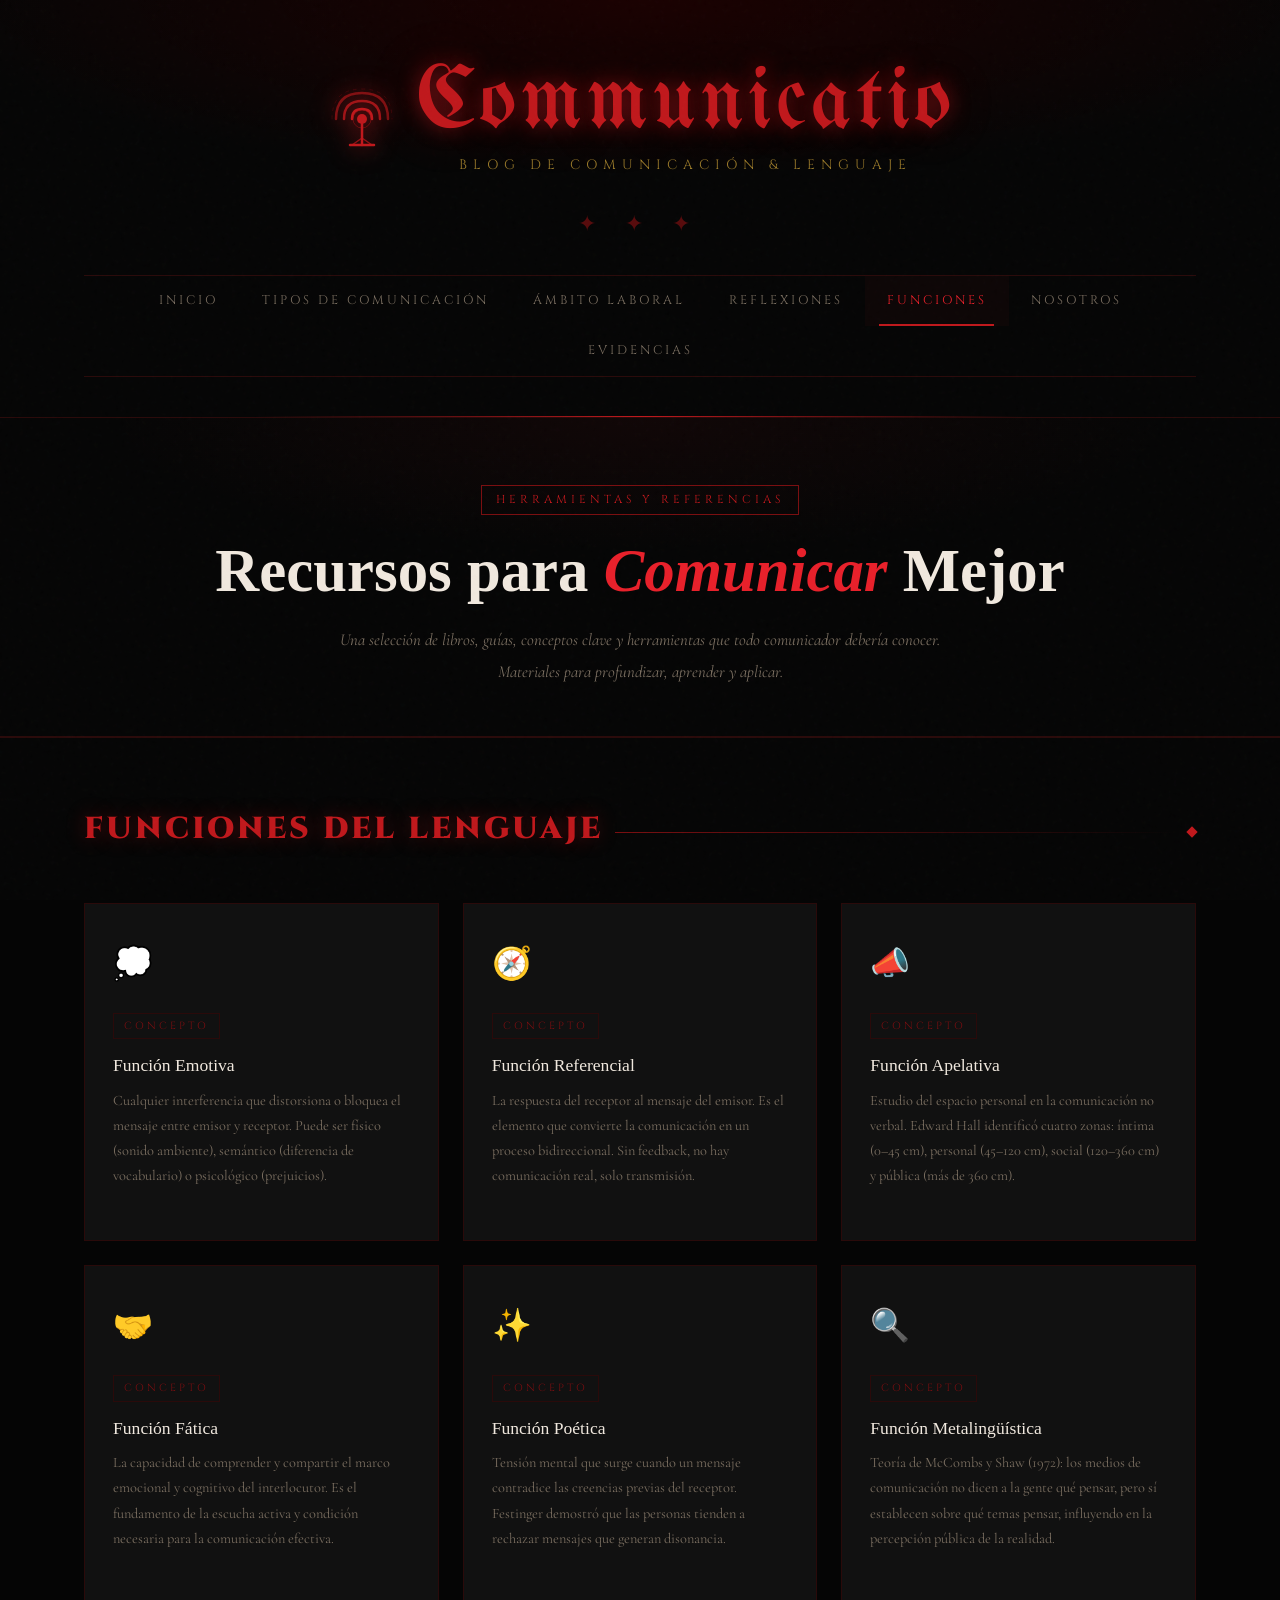
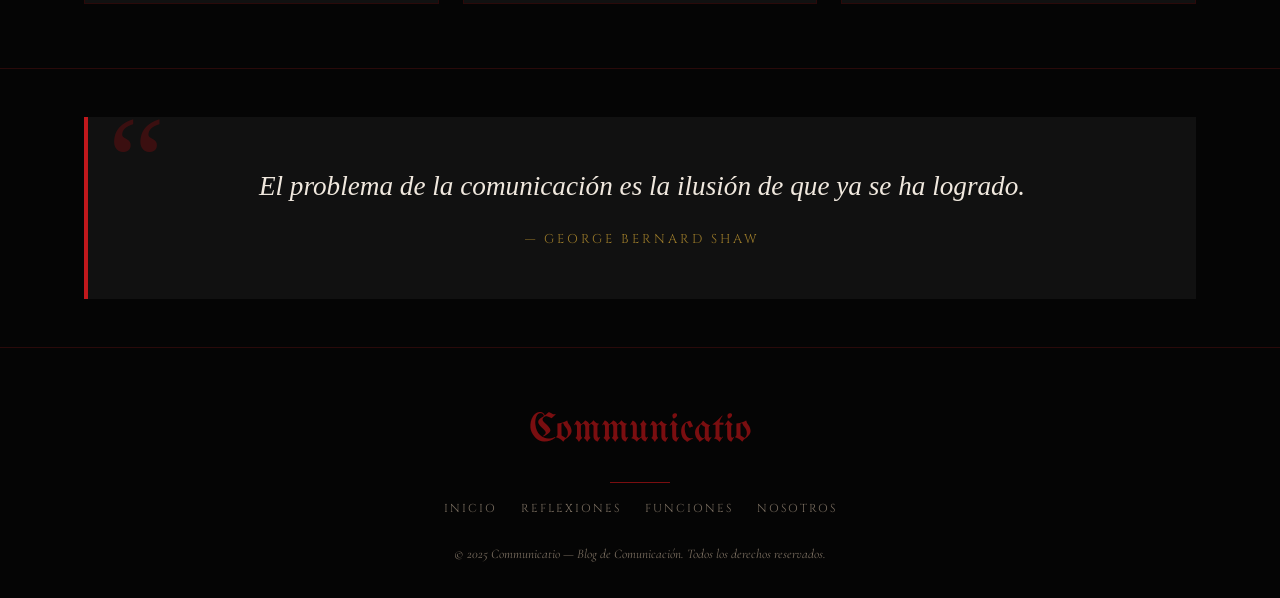
<file: recursos.html>
<!DOCTYPE html>
<html lang="es">
<head>
  <meta charset="UTF-8" />
  <meta name="viewport" content="width=device-width, initial-scale=1.0"/>
  <title>Recursos — Communicatio</title>
  <link href="https://fonts.googleapis.com/css2?family=UnifrakturMaguntia&family=IM+Fell+English:ital@0;1&family=Cinzel:wght@400;600;900&family=Cormorant+Garamond:ital,wght@0,300;0,400;0,600;1,300;1,400&display=swap" rel="stylesheet"/>
 <link rel="stylesheet" href="css/style.css">
 
</head>
<body>

<!-- ══════════ HEADER ══════════ -->
<header>
  <div class="container">
    <a href="index.html" class="logo-wrap">
      <svg class="logo-svg" viewBox="0 0 72 72" fill="none" xmlns="http://www.w3.org/2000/svg">
        <path d="M10 36 Q10 10 36 10 Q62 10 62 36" stroke="#c0181c" stroke-width="2.5" stroke-linecap="round" fill="none" opacity="0.6"/>
        <path d="M18 36 Q18 18 36 18 Q54 18 54 36" stroke="#c0181c" stroke-width="2.5" stroke-linecap="round" fill="none" opacity="0.8"/>
        <path d="M26 36 Q26 26 36 26 Q46 26 46 36" stroke="#c0181c" stroke-width="2.5" stroke-linecap="round" fill="none"/>
        <circle cx="36" cy="36" r="5" fill="#c0181c"/>
        <circle cx="36" cy="36" r="9" stroke="#c0181c" stroke-width="1" fill="none" opacity="0.4"/>
        <line x1="36" y1="41" x2="36" y2="62" stroke="#c0181c" stroke-width="2.5" stroke-linecap="round"/>
        <line x1="24" y1="62" x2="48" y2="62" stroke="#c0181c" stroke-width="2.5" stroke-linecap="round"/>
        <line x1="36" y1="55" x2="26" y2="62" stroke="#c0181c" stroke-width="1.5" opacity="0.7"/>
        <line x1="36" y1="55" x2="46" y2="62" stroke="#c0181c" stroke-width="1.5" opacity="0.7"/>
        <path d="M6 36 Q6 6 36 6 Q66 6 66 36" stroke="#7a0e10" stroke-width="1" stroke-linecap="round" fill="none" opacity="0.35" stroke-dasharray="3 5"/>
      </svg>
      <div>
        <div class="site-title">Communicatio</div>
        <div class="site-subtitle">Blog de Comunicación &amp; Lenguaje</div>
      </div>
    </a>

    <div class="ornament">✦ ✦ ✦</div>

    <nav>
      <a href="index.html">Inicio</a>
      <a href="index.html#tipos">Tipos de Comunicación</a>
      <a href="index.html#laboral">Ámbito Laboral</a>
      <a href="teorias.html">Reflexiones</a>
      <a href="recursos.html" class="active">Funciones</a>
      <a href="acerca.html">Nosotros</a>
      <a href="evidencias.html">Evidencias</a>
    </nav>
  </div>
</header>

<!-- ══════════ PAGE HERO ══════════ -->
<section class="page-hero">
  <div class="container">
    <span class="page-hero-tag">Herramientas y Referencias</span>
    <h1>Recursos para <em>Comunicar</em> Mejor</h1>
    <p>Una selección de libros, guías, conceptos clave y herramientas que todo comunicador debería conocer. Materiales para profundizar, aprender y aplicar.</p>
  </div>
</section>


<!-- ══════════ CONCEPTOS CLAVE ══════════ -->
<section class="recursos-section" style="border-top: 1px solid var(--border);">
  <div class="container">
    <div class="section-rule">
      <h2 class="section-heading">Funciones Del Lenguaje</h2>
      <div class="line"></div>
      <div class="diamond"></div>
    </div>

  <div class="recursos-grid">

      <div class="recurso-card">
        <span class="recurso-icon">💭</span>
        <span class="recurso-tipo">Concepto</span>
        <div class="recurso-title">Función Emotiva</div>
        <p class="recurso-desc">Cualquier interferencia que distorsiona o bloquea el mensaje entre emisor y receptor. Puede ser físico (sonido ambiente), semántico (diferencia de vocabulario) o psicológico (prejuicios).</p>
      </div>

      <div class="recurso-card">
        <span class="recurso-icon">🧭</span>
        <span class="recurso-tipo">Concepto</span>
        <div class="recurso-title">Función Referencial</div>
        <p class="recurso-desc">La respuesta del receptor al mensaje del emisor. Es el elemento que convierte la comunicación en un proceso bidireccional. Sin feedback, no hay comunicación real, solo transmisión.</p>
      </div>

      <div class="recurso-card">
        <span class="recurso-icon">📣</span>
        <span class="recurso-tipo">Concepto</span>
        <div class="recurso-title">Función Apelativa</div>
        <p class="recurso-desc">Estudio del espacio personal en la comunicación no verbal. Edward Hall identificó cuatro zonas: íntima (0–45 cm), personal (45–120 cm), social (120–360 cm) y pública (más de 360 cm).</p>
      </div>

      <div class="recurso-card">
        <span class="recurso-icon">🤝</span>
        <span class="recurso-tipo">Concepto</span>
        <div class="recurso-title">Función Fática</div>
        <p class="recurso-desc">La capacidad de comprender y compartir el marco emocional y cognitivo del interlocutor. Es el fundamento de la escucha activa y condición necesaria para la comunicación efectiva.</p>
      </div>

      <div class="recurso-card">
        <span class="recurso-icon">✨</span>
        <span class="recurso-tipo">Concepto</span>
        <div class="recurso-title">Función Poética</div>
        <p class="recurso-desc">Tensión mental que surge cuando un mensaje contradice las creencias previas del receptor. Festinger demostró que las personas tienden a rechazar mensajes que generan disonancia.</p>
      </div>

      <div class="recurso-card">
        <span class="recurso-icon">🔍</span>
        <span class="recurso-tipo">Concepto</span>
        <div class="recurso-title">Función Metalingüística</div>
        <p class="recurso-desc">Teoría de McCombs y Shaw (1972): los medios de comunicación no dicen a la gente qué pensar, pero sí establecen sobre qué temas pensar, influyendo en la percepción pública de la realidad.</p>
      </div>

</div>

    </div>
  </div>
</section>

<!-- ══════════ QUOTE ══════════ -->
<div class="container">
  <blockquote class="quote-block">
    <p class="quote-text">El problema de la comunicación es la ilusión de que ya se ha logrado.</p>
    <p class="quote-author">— George Bernard Shaw</p>
  </blockquote>
</div>

<!-- ══════════ FOOTER ══════════ -->
<footer>
  <div class="container">
    <div class="footer-logo">Communicatio</div>
    <div class="footer-divider"></div>
    <div class="footer-links">
      <a href="index.html">Inicio</a>
      <a href="teorias.html">Reflexiones</a>
      <a href="recursos.html">Funciones</a>
      <a href="acerca.html">Nosotros</a>
    </div>
    <p class="footer-copy">© 2025 Communicatio — Blog de Comunicación. Todos los derechos reservados.</p>
  </div>
</footer>

</body>
</html>
</file>
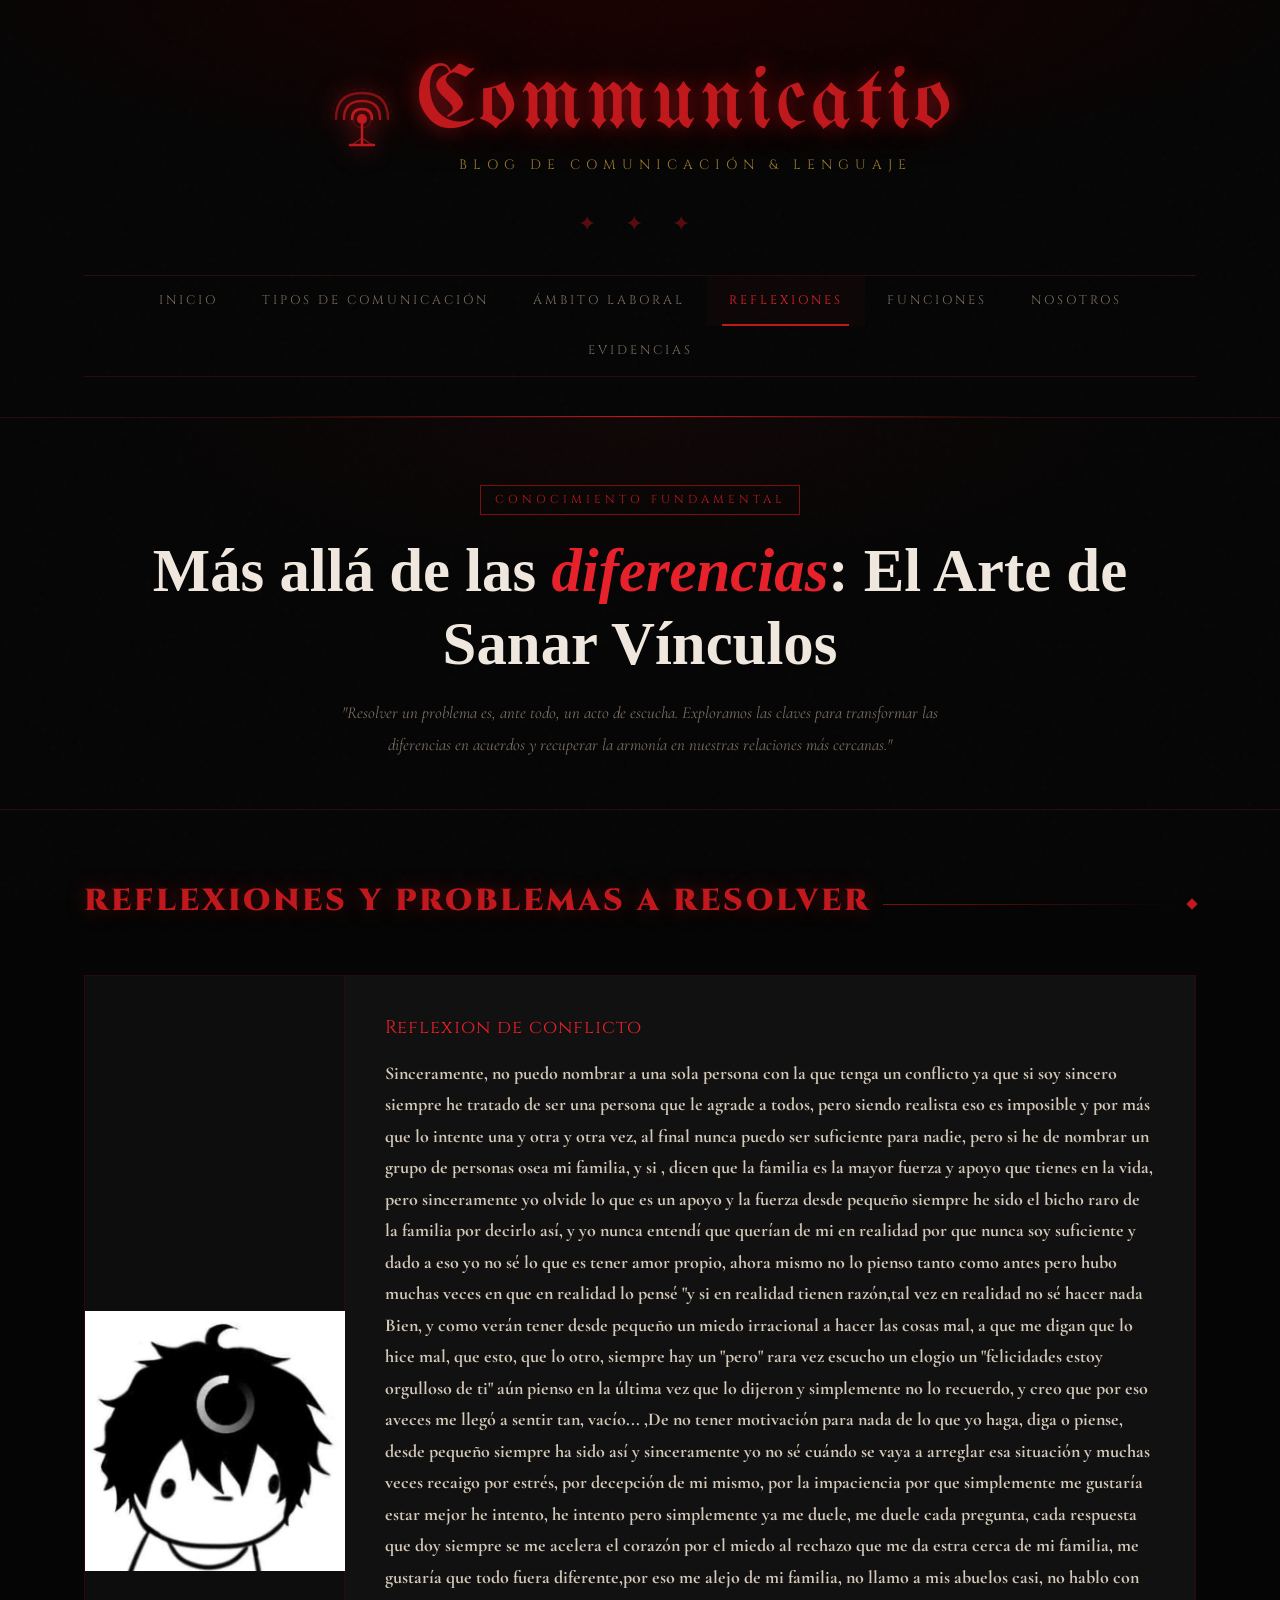
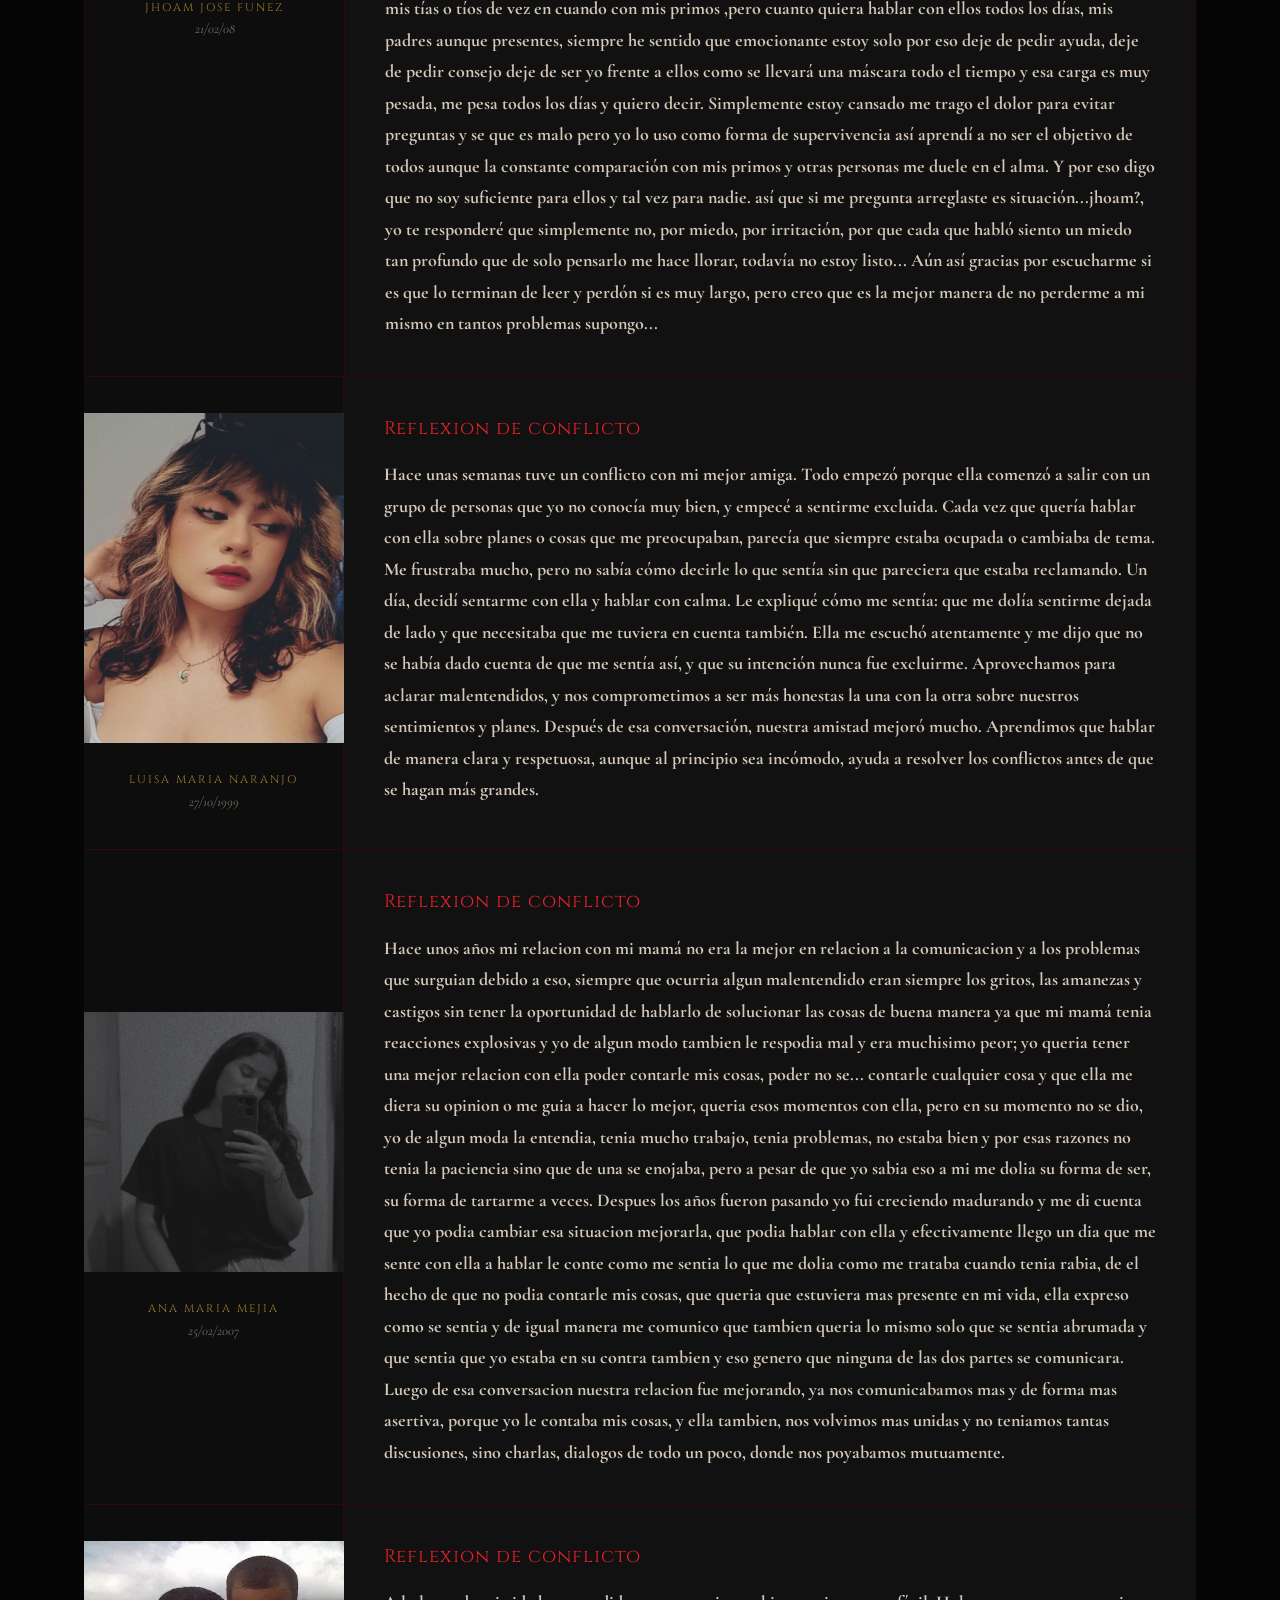
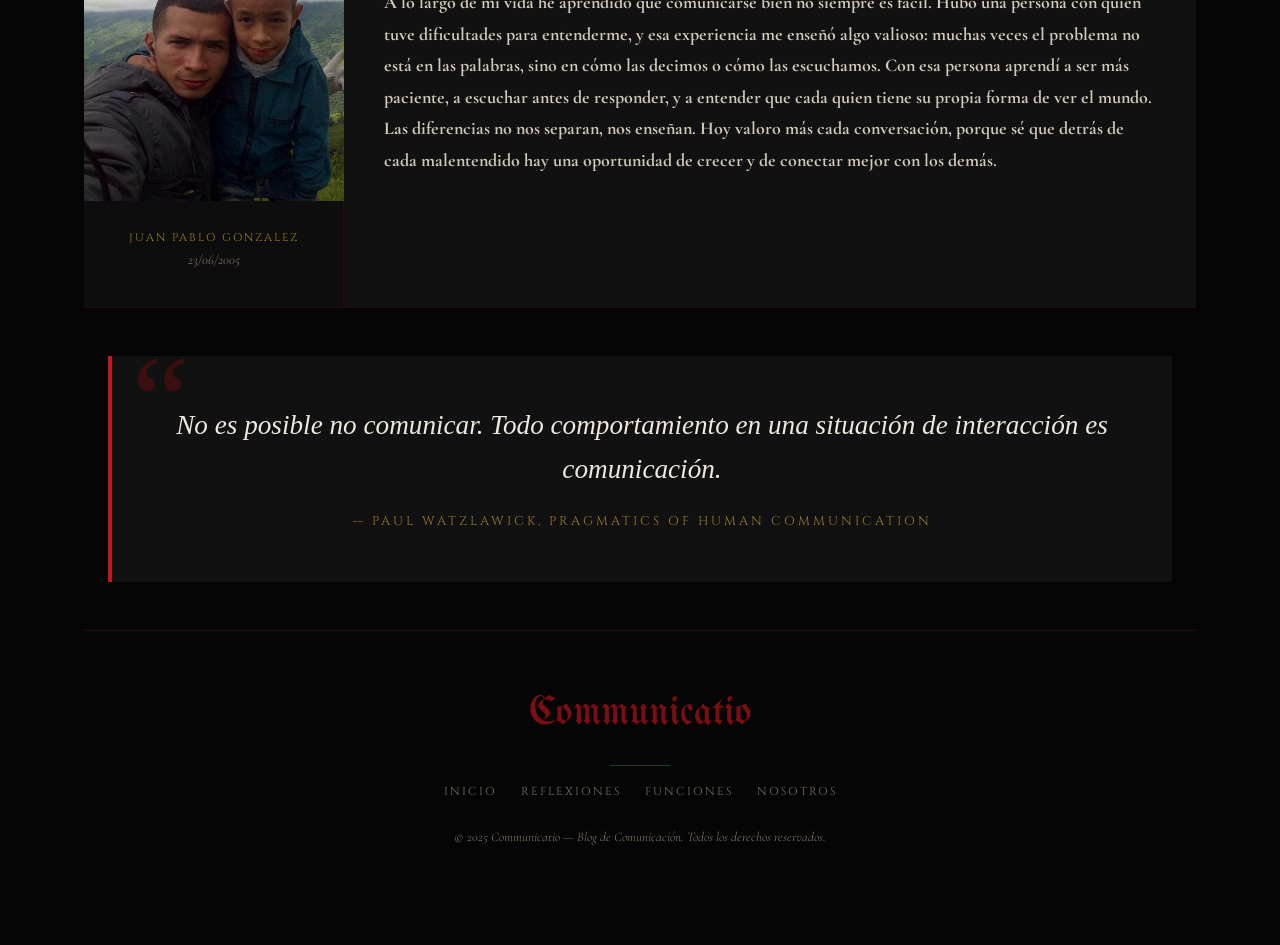
<file: teorias.html>
<!DOCTYPE html>
<html lang="es">
<head>
  <meta charset="UTF-8" />
  <meta name="viewport" content="width=device-width, initial-scale=1.0"/>
  <title>Teorías de Comunicación — Communicatio</title>
  <link href="https://fonts.googleapis.com/css2?family=UnifrakturMaguntia&family=IM+Fell+English:ital@0;1&family=Cinzel:wght@400;600;900&family=Cormorant+Garamond:ital,wght@0,300;0,400;0,600;1,300;1,400&display=swap" rel="stylesheet"/>
  <link rel="stylesheet" href="css/style.css">
 
</head>
<body>

<!-- ══════════ HEADER ══════════ -->
<header>
  <div class="container">
    <a href="index.html" class="logo-wrap">
      <svg class="logo-svg" viewBox="0 0 72 72" fill="none" xmlns="http://www.w3.org/2000/svg">
        <path d="M10 36 Q10 10 36 10 Q62 10 62 36" stroke="#c0181c" stroke-width="2.5" stroke-linecap="round" fill="none" opacity="0.6"/>
        <path d="M18 36 Q18 18 36 18 Q54 18 54 36" stroke="#c0181c" stroke-width="2.5" stroke-linecap="round" fill="none" opacity="0.8"/>
        <path d="M26 36 Q26 26 36 26 Q46 26 46 36" stroke="#c0181c" stroke-width="2.5" stroke-linecap="round" fill="none"/>
        <circle cx="36" cy="36" r="5" fill="#c0181c"/>
        <circle cx="36" cy="36" r="9" stroke="#c0181c" stroke-width="1" fill="none" opacity="0.4"/>
        <line x1="36" y1="41" x2="36" y2="62" stroke="#c0181c" stroke-width="2.5" stroke-linecap="round"/>
        <line x1="24" y1="62" x2="48" y2="62" stroke="#c0181c" stroke-width="2.5" stroke-linecap="round"/>
        <line x1="36" y1="55" x2="26" y2="62" stroke="#c0181c" stroke-width="1.5" opacity="0.7"/>
        <line x1="36" y1="55" x2="46" y2="62" stroke="#c0181c" stroke-width="1.5" opacity="0.7"/>
        <path d="M6 36 Q6 6 36 6 Q66 6 66 36" stroke="#7a0e10" stroke-width="1" stroke-linecap="round" fill="none" opacity="0.35" stroke-dasharray="3 5"/>
      </svg>
      <div>
        <div class="site-title">Communicatio</div>
        <div class="site-subtitle">Blog de Comunicación &amp; Lenguaje</div>
      </div>
    </a>

    <div class="ornament">✦ ✦ ✦</div>

    <nav>
      <a href="index.html">Inicio</a>
      <a href="index.html#tipos">Tipos de Comunicación</a>
      <a href="index.html#laboral">Ámbito Laboral</a>
      <a href="teorias.html" class="active">Reflexiones</a>
      <a href="recursos.html">Funciones</a>
      <a href="acerca.html">Nosotros</a>
      <a href="evidencias.html">Evidencias</a>
    </nav>
  </div>
</header>

<!-- ══════════ PAGE HERO ══════════ -->
<section class="page-hero">
  <div class="container">
    <span class="page-hero-tag">Conocimiento Fundamental</span>
    <h1>Más allá de las <em>diferencias</em>: El Arte de Sanar Vínculos</h1>
    <p>"Resolver un problema es, ante todo, un acto de escucha. Exploramos las claves para transformar las diferencias en acuerdos y recuperar la armonía en nuestras relaciones más cercanas."</p>
  </div>
</section>

<!-- ══════════ TEORÍAS ══════════ -->
<section style="padding: 64px 0;">
  <div class="container">

    <div class="section-rule">
      <h2 class="section-heading">Reflexiones y problemas a resolver</h2>
      <div class="line"></div>
      <div class="diamond"></div>
    </div>

    <div class="teorias-grid">

      <!-- 1. Aristóteles -->
      <div class="teoria-card" id="aristoteles">
        <div class="teoria-num-col">
          <div class="teoria-num"><img src="img/WhatsApp Image 2026-04-03 at 11.09.37 PM.jpeg"  width="260" height="260"></div>
          <div>
            <div class="teoria-autor">jhoam jose funez</div>
            <div class="teoria-year">21/02/08</div>
          </div>
        </div>
        <div class="teoria-body">
          <div class="teoria-title">Reflexion de conflicto</div>
            <strong>Sinceramente, no puedo nombrar a una sola persona con la que tenga un conflicto ya que si soy sincero siempre he tratado de ser una persona que le agrade a todos, pero siendo realista eso es imposible y por más que lo intente una y otra y otra vez, al final nunca puedo ser suficiente para nadie, 
            pero si he de nombrar un grupo de personas osea mi familia, y si , dicen que la familia es la mayor fuerza y apoyo que tienes en la vida, pero sinceramente yo olvide lo que es un apoyo y la fuerza desde pequeño siempre he sido el bicho raro de la familia por decirlo así,
            y yo nunca entendí que querían de mi en realidad por que nunca soy suficiente y dado a eso yo no sé lo que es tener amor propio,
            ahora mismo no lo pienso tanto como antes pero hubo muchas veces en que en realidad lo pensé "y si en realidad tienen razón,tal vez en realidad no sé hacer nada Bien, y como verán tener desde pequeño un miedo  irracional a hacer las cosas mal,
            a que me digan que lo hice mal, que esto, que lo otro, siempre hay un "pero" rara vez escucho un elogio un "felicidades estoy orgulloso de ti" aún pienso en la última vez que lo dijeron y
            simplemente no lo recuerdo, y creo que por eso aveces me llegó a sentir tan, vacío... ,De no tener motivación para nada de lo que yo haga, diga o piense, desde pequeño siempre ha sido así y sinceramente yo no sé cuándo se vaya a arreglar esa situación y muchas veces recaigo por estrés, por decepción de mi mismo,
            por la impaciencia por que simplemente me gustaría estar mejor he intento, he intento pero simplemente ya me duele, me duele cada pregunta, cada respuesta que doy siempre se me acelera el corazón por el miedo al rechazo  que me da estra cerca de mi familia, me gustaría que todo fuera diferente,por eso me alejo de mi familia, no llamo a mis abuelos casi,
            no hablo con mis tías o tíos de vez en cuando con mis primos ,pero cuanto quiera hablar con ellos todos los días, mis padres aunque presentes, siempre he sentido que emocionante estoy solo por eso deje de pedir ayuda, deje de pedir consejo deje de ser yo frente a ellos como se llevará una máscara todo el tiempo y esa carga es muy pesada,
            me pesa todos los días y quiero decir. Simplemente estoy cansado me trago el dolor para evitar preguntas y se que es malo pero yo lo uso como forma de supervivencia así aprendí a no ser el objetivo de todos aunque la constante comparación con mis primos y otras personas me duele en el alma. Y por eso digo que no soy suficiente para ellos y tal vez para nadie. 
            así que si me pregunta arreglaste es situación...jhoam?, yo te responderé que simplemente no, por miedo, por irritación, por que cada que habló siento un miedo tan profundo que de solo pensarlo me hace llorar, todavía no estoy listo... Aún así gracias por escucharme si es que lo terminan de leer y perdón si es muy largo, pero creo que es la mejor manera de no perderme a mi mismo en tantos problemas supongo...</strong>
          
          </div>
        </div>
      </div>

      <!-- 2. Lasswell -->
      <div class="teoria-card" id="lasswell">
        <div class="teoria-num-col">
          <div class="teoria-num"><img src="img/Captura de pantalla 2026-04-06 224841.png" width="260" height="330"></div>
          <div>
            <div class="teoria-autor">Luisa Maria Naranjo</div>
            <div class="teoria-year">27/10/1999</div>
          </div>
        </div>
        <div class="teoria-body">
          <div class="teoria-title">Reflexion de conflicto</div>
          <strong>Hace unas semanas tuve un conflicto con mi mejor amiga. Todo empezó porque ella comenzó a salir con un grupo de personas que yo no conocía muy bien,
            y empecé a sentirme excluida. Cada vez que quería hablar con ella sobre planes o cosas que me preocupaban, parecía que siempre estaba ocupada o cambiaba de tema.
            Me frustraba mucho, pero no sabía cómo decirle lo que sentía sin que pareciera que estaba reclamando.
            Un día, decidí sentarme con ella y hablar con calma. Le expliqué cómo me sentía: que me dolía sentirme dejada de lado y que necesitaba que me tuviera en cuenta también.
            Ella me escuchó atentamente y me dijo que no se había dado cuenta de que me sentía así, y que su intención nunca fue excluirme. Aprovechamos para aclarar malentendidos,
             y nos comprometimos a ser más honestas la una con la otra sobre nuestros sentimientos y planes.
            Después de esa conversación, nuestra amistad mejoró mucho. Aprendimos que hablar de manera clara y respetuosa, aunque al principio sea incómodo, ayuda a resolver los conflictos antes de que se hagan más grandes.</strong>
        </div>
      </div>

      <!-- 3. Shannon & Weaver -->
      <div class="teoria-card" id="shannon">
        <div class="teoria-num-col">
          <div class="teoria-num"><img src="img/WhatsApp Image 2026-04-06 at 11.14.08 PM.jpeg" width="260" height="260" alt=""></div>
          <div>
            <div class="teoria-autor">Ana Maria Mejia</div>
            <div class="teoria-year">25/02/2007</div>
          </div>
        </div>
        <div class="teoria-body">
          <div class="teoria-title">Reflexion de conflicto</div>
          <strong>Hace unos años mi relacion con mi mamá no era la mejor en relacion a la comunicacion y a los problemas que surguian debido a eso, siempre que ocurria algun malentendido eran siempre los gritos, las amanezas y castigos sin tener la oportunidad de hablarlo
            de solucionar las cosas de buena manera ya que mi mamá tenia reacciones explosivas y yo de algun modo tambien le respodia mal y era muchisimo  peor;
            yo queria tener una mejor relacion con ella poder contarle mis cosas, poder no se... contarle cualquier cosa y que ella me diera su opinion o me guia a hacer lo mejor, queria esos momentos con ella, pero en su momento no se dio, yo de algun moda la entendia, 
            tenia mucho trabajo, tenia problemas, no estaba bien y por esas razones no tenia la paciencia sino que de una se enojaba, pero a pesar de que yo sabia eso  a mi me dolia su forma de ser, su forma de tartarme a veces.

            Despues los años fueron pasando yo fui creciendo madurando y me  di cuenta que yo podia cambiar esa situacion mejorarla,
            que podia hablar con ella y efectivamente llego un dia que me sente con ella a hablar le conte como me sentia lo que me dolia como me trataba 
            cuando tenia rabia, de el hecho de que no podia contarle mis cosas, que queria que estuviera mas presente en mi vida, ella expreso como se sentia y 
            de igual manera me comunico que tambien queria lo mismo solo que se sentia abrumada y que sentia que yo estaba en su contra tambien y eso genero que ninguna de las dos partes se comunicara.
            Luego de esa conversacion nuestra relacion fue mejorando, ya nos comunicabamos mas y de forma mas asertiva, porque yo le contaba mis cosas, y ella tambien,
            nos volvimos mas unidas y no teniamos tantas discusiones, sino charlas, dialogos de todo un poco, donde nos poyabamos mutuamente.
          </strong>
        </div>
      </div>

      <!-- 4. Berlo -->
      <div class="teoria-card" id="berlo">
        <div class="teoria-num-col">
          <div class="teoria-num"><img src="img/WhatsApp Image 2026-04-07 at 11.28.25 AM.jpeg" width="260" height="260"></div>
          <div>
            <div class="teoria-autor">Juan Pablo Gonzalez</div>
            <div class="teoria-year">23/06/2005</div>
          </div>
        </div>
        <div class="teoria-body">
          <div class="teoria-title">Reflexion de conflicto</div>
          <strong>A lo largo de mi vida he aprendido que comunicarse bien no siempre es fácil. Hubo una persona con quien tuve dificultades para entenderme, y esa experiencia me enseñó algo valioso: muchas veces el problema no está en las palabras, sino en cómo las decimos o cómo las escuchamos.
          Con esa persona aprendí a ser más paciente, a escuchar antes de responder, y a entender que cada quien tiene su propia forma de ver el mundo. Las diferencias no nos separan, nos enseñan.
          Hoy valoro más cada conversación, porque sé que detrás de cada malentendido hay una oportunidad de crecer y de conectar mejor con los demás.</strong>
      
        </div>
      </div>

<!-- ══════════ QUOTE ══════════ -->
<div class="container">
  <blockquote class="quote-block">
    <p class="quote-text">No es posible no comunicar. Todo comportamiento en una situación de interacción es comunicación.</p>
    <p class="quote-author">— Paul Watzlawick, Pragmatics of Human Communication</p>
  </blockquote>
</div>


<!-- ══════════ FOOTER ══════════ -->
<footer>
  <div class="container">
    <div class="footer-logo">Communicatio</div>
    <div class="footer-divider"></div>
    <div class="footer-links">
      <a href="index.html">Inicio</a>
      <a href="teorias.html">Reflexiones</a>
      <a href="recursos.html">Funciones</a>
      <a href="acerca.html">Nosotros</a>
    </div>
    <p class="footer-copy">© 2025 Communicatio — Blog de Comunicación. Todos los derechos reservados.</p>
  </div>
</footer>

</body>
</html>
</file>
<file: css/style.css>
/* ════════════════════════════════
   COMMUNICATIO — styles.css
   Estilos globales para todas las páginas
════════════════════════════════ */

/* ── VARIABLES ── */
:root {
  --bg:          #050505;
  --surface:     #0d0d0d;
  --card:        #111111;
  --border:      #2a0a0a;
  --red:         #c0181c;
  --red-light:   #e8202a;
  --red-glow:    #ff2a30;
  --red-dim:     #7a0e10;
  --gold:        #9a7a2a;
  --gold-light:  #c9a84c;
  --text:        #d4c8b8;
  --text-muted:  #7a6e60;
  --white:       #f0e8de;
}

/* ── RESET ── */
*, *::before, *::after { box-sizing: border-box; margin: 0; padding: 0; }
html { scroll-behavior: smooth; }

body {
  background: var(--bg);
  color: var(--text);
  font-family: 'Cormorant Garamond', Georgia, serif;
  font-size: 18px;
  line-height: 1.75;
  overflow-x: hidden;
}

body::before {
  content: '';
  position: fixed; inset: 0;
  background-image: url("data:image/svg+xml,%3Csvg viewBox='0 0 200 200' xmlns='http://www.w3.org/2000/svg'%3E%3Cfilter id='noise'%3E%3CfeTurbulence type='fractalNoise' baseFrequency='0.85' numOctaves='4' stitchTiles='stitch'/%3E%3C/filter%3E%3Crect width='100%25' height='100%25' filter='url(%23noise)' opacity='0.04'/%3E%3C/svg%3E");
  pointer-events: none;
  z-index: 9999;
  opacity: 0.5;
}

::-webkit-scrollbar { width: 6px; }
::-webkit-scrollbar-track { background: var(--bg); }
::-webkit-scrollbar-thumb { background: var(--red-dim); border-radius: 3px; }
::selection { background: var(--red); color: var(--white); }

/* ════════════════════════════════
   HEADER
════════════════════════════════ */
header {
  position: relative;
  text-align: center ;
  padding: 60px 20px 40px;
  border-bottom: 1px solid var(--border);
  background: radial-gradient(ellipse 80% 60% at 50% 0%, #1a0000 0%, transparent 70%);
  overflow: visible;
}

header::after {
  content: '';
  position: absolute;
  bottom: 0; left: 50%;
  transform: translateX(-50%);
  width: 60%; height: 1px;
  background: linear-gradient(90deg, transparent, var(--red), transparent);
}

.logo-wrap {
  display: inline-flex;
  align-items: center;
  gap: 18px;
  margin-bottom: 16px;
  text-decoration: none;
}

.logo-svg {
  width: 72px; height: 72px;
  filter: drop-shadow(0 0 12px var(--red));
  animation: pulse-glow 3s ease-in-out infinite;
}

@keyframes pulse-glow {
  0%, 100% { filter: drop-shadow(0 0 8px var(--red)); }
  50%       { filter: drop-shadow(0 0 22px var(--red-glow)) drop-shadow(0 0 40px var(--red-dim)); }
}

.site-title {
  font-family: 'UnifrakturMaguntia', cursive;
  font-size: clamp(2.8rem, 7vw, 5.5rem);
  color: var(--red);
  letter-spacing: 4px;
  line-height: 1;
  text-shadow: 0 0 20px rgba(192,24,28,.6), 0 0 60px rgba(192,24,28,.2);
  text-align: center;
}

.site-subtitle {
  font-family: 'Cinzel', serif;
  font-size: .85rem;
  letter-spacing: 6px;
  text-transform: uppercase;
  color: var(--gold);
  margin-top: 6px;
  text-align: center;
}

.ornament {
  color: var(--red-dim);
  font-size: 1.4rem;
  letter-spacing: 12px;
  margin: 10px 0 0;
  opacity: .7;
}

/* ── NAV ── */
nav {
  display: flex;
  justify-content: center;
  flex-wrap: wrap;
  gap: 0;
  margin-top: 32px;
  border-top: 1px solid var(--border);
  border-bottom: 1px solid var(--border);
}

nav a {
  font-family: 'Cinzel', serif;
  font-size: .78rem;
  letter-spacing: 3px;
  text-transform: uppercase;
  color: var(--text-muted);
  text-decoration: none;
  padding: 14px 22px;
  transition: color .3s, background .3s;
  position: relative;
}

nav a::after {
  content: '';
  position: absolute;
  bottom: 0; left: 50%; right: 50%;
  height: 2px;
  background: var(--red);
  transition: left .3s, right .3s;
}

nav a:hover,
nav a.active { color: var(--red-light); background: rgba(192,24,28,.04); }
nav a:hover::after,
nav a.active::after { left: 10%; right: 10%; }

/* ════════════════════════════════
   LAYOUT
════════════════════════════════ */
.container {
  max-width: 1160px;
  margin: 0 auto;
  padding: 0 24px;
}

/* ── TÍTULOS DE SECCIÓN ── */
.section-heading {
  font-family: 'Cinzel', serif;
  font-size: clamp(1.3rem, 3vw, 1.9rem);
  font-weight: 900;
  color: var(--red);
  letter-spacing: 3px;
  text-transform: uppercase;
  margin-bottom: 8px;
  text-shadow: 0 0 20px rgba(192,24,28,.4);
}

.section-rule {
  display: flex;
  align-items: center;
  gap: 12px;
  margin-bottom: 40px;
}

.section-rule .line {
  flex: 1;
  height: 1px;
  background: linear-gradient(90deg, var(--red-dim), transparent);
}

.section-rule .diamond {
  width: 8px; height: 8px;
  background: var(--red);
  transform: rotate(45deg);
  flex-shrink: 0;
}

/* ── PAGE HERO (páginas internas) ── */
.page-hero {
  padding: 64px 0 48px;
  border-bottom: 1px solid var(--border);
  text-align: center;
  background: radial-gradient(ellipse 60% 60% at 50% 0%, rgba(192,24,28,.06) 0%, transparent 70%);
}

.page-hero-tag {
  font-family: 'Cinzel', serif;
  font-size: .72rem;
  letter-spacing: 4px;
  text-transform: uppercase;
  color: var(--red);
  border: 1px solid var(--red-dim);
  display: inline-block;
  padding: 4px 14px;
  margin-bottom: 20px;
}

.page-hero h1 {
  font-family: 'IM Fell English', Georgia, serif;
  font-size: clamp(2.2rem, 5vw, 3.8rem);
  color: var(--white);
  line-height: 1.2;
  margin-bottom: 16px;
}

.page-hero h1 em { color: var(--red-light); font-style: italic; }

.page-hero p {
  font-size: 1.05rem;
  color: var(--text-muted);
  font-style: italic;
  max-width: 640px;
  margin: 0 auto;
  line-height: 1.9;
}

/* ════════════════════════════════
   HERO (index)
════════════════════════════════ */
.hero {
  padding: 64px 0 48px;
  border-bottom: 1px solid var(--border);
}

.hero-inner {
  display: grid;
  grid-template-columns: 1fr 420px;
  gap: 56px;
  align-items: center;
}

.hero-tag {
  font-family: 'Cinzel', serif;
  font-size: .72rem;
  letter-spacing: 4px;
  text-transform: uppercase;
  color: var(--red);
  border: 1px solid var(--red-dim);
  display: inline-block;
  padding: 4px 14px;
  margin-bottom: 20px;
}

.hero-title {
  font-family: 'IM Fell English', Georgia, serif;
  font-size: clamp(2rem, 4vw, 3.2rem);
  color: var(--white);
  line-height: 1.2;
  margin-bottom: 18px;
}

.hero-title em { color: var(--red-light); font-style: italic; }

.hero-excerpt {
  color: var(--text-muted);
  font-size: 1.05rem;
  font-style: italic;
  margin-bottom: 28px;
  line-height: 1.9;
}

.btn {
  font-family: 'Cinzel', serif;
  font-size: .76rem;
  letter-spacing: 3px;
  text-transform: uppercase;
  color: var(--white);
  background: var(--red);
  border: none;
  padding: 12px 28px;
  cursor: pointer;
  text-decoration: none;
  display: inline-block;
  transition: background .3s, box-shadow .3s;
}

.btn:hover {
  background: var(--red-light);
  box-shadow: 0 0 24px rgba(192,24,28,.5);
}

.hero-frame { position: relative; }

.hero-img-box {
  width: 100%;
  aspect-ratio: 4/3;
  background: var(--card);
  border: 1px solid var(--border);
  display: flex;
  align-items: center;
  justify-content: center;
  overflow: hidden;
  position: relative;
}

.hero-img-box svg { width: 60%; opacity: .18; }

.hero-img-box::before {
  content: '';
  position: absolute; inset: 0;
  background: radial-gradient(ellipse at center, rgba(192,24,28,.08) 0%, transparent 70%);
}

.hero-frame::before,
.hero-frame::after {
  content: '';
  position: absolute;
  width: 40px; height: 40px;
  border-color: var(--red-dim);
  border-style: solid;
}

.hero-frame::before { top: -10px; left: -10px; border-width: 2px 0 0 2px; }
.hero-frame::after  { bottom: -10px; right: -10px; border-width: 0 2px 2px 0; }

/* ════════════════════════════════
   TIPOS DE COMUNICACIÓN
════════════════════════════════ */
.tipos-section {
  padding: 64px 0;
  border-bottom: 1px solid var(--border);
}

.tipos-grid {
  display: grid;
  grid-template-columns: repeat(auto-fill, minmax(260px, 1fr));
  gap: 1px;
  background: var(--border);
  border: 1px solid var(--border);
}

.tipo-card {
  background: var(--card);
  padding: 32px 28px;
  transition: background .3s;
  position: relative;
  overflow: hidden;
  cursor: pointer;
}

.tipo-card::before {
  content: '';
  position: absolute;
  top: 0; left: 0;
  width: 3px; height: 0;
  background: var(--red);
  transition: height .4s ease;
}

.tipo-card:hover { background: #161010; }
.tipo-card:hover::before { height: 100%; }

.tipo-icon {
  font-size: 2rem;
  margin-bottom: 14px;
  display: block;
  filter: grayscale(1) brightness(0.7);
  transition: filter .3s;
}

.tipo-card:hover .tipo-icon { filter: none; }

.tipo-name {
  font-family: 'Cinzel', serif;
  font-size: .95rem;
  letter-spacing: 2px;
  color: var(--red);
  text-transform: uppercase;
  margin-bottom: 10px;
}

.tipo-desc {
  font-size: .92rem;
  color: var(--text-muted);
  line-height: 1.7;
}

/* ════════════════════════════════
   COMUNICACIÓN LABORAL
════════════════════════════════ */
.laboral-section {
  padding: 64px 0;
  border-bottom: 1px solid var(--border);
}

.laboral-grid {
  display: grid;
  grid-template-columns: 1fr 1fr;
  gap: 28px;
}

.laboral-card {
  background: var(--card);
  border: 1px solid var(--border);
  padding: 32px;
  position: relative;
  transition: border-color .3s, transform .3s;
}

.laboral-card:hover {
  border-color: var(--red-dim);
  transform: translateY(-3px);
}

.laboral-card-num {
  font-family: 'UnifrakturMaguntia', cursive;
  font-size: 3.5rem;
  color: var(--border);
  position: absolute;
  top: 16px; right: 20px;
  line-height: 1;
  transition: color .3s;
}

.laboral-card:hover .laboral-card-num { color: var(--red-dim); }

.laboral-card-title {
  font-family: 'Cinzel', serif;
  font-size: 1rem;
  color: var(--red-light);
  margin-bottom: 12px;
  letter-spacing: 1px;
}

.laboral-card p { font-size: .93rem; color: var(--text-muted); line-height: 1.8; }

.laboral-badge {
  display: inline-block;
  font-family: 'Cinzel', serif;
  font-size: .65rem;
  letter-spacing: 2px;
  padding: 3px 10px;
  border: 1px solid var(--red-dim);
  color: var(--red-dim);
  text-transform: uppercase;
  margin-bottom: 16px;
}

/* ════════════════════════════════
   POSTS GRID
════════════════════════════════ */
.posts-grid {
  display: grid;
  grid-template-columns: repeat(3, 1fr);
  gap: 24px;
}

.post-card {
  background: var(--card);
  border: 1px solid var(--border);
  overflow: hidden;
  transition: border-color .3s, transform .3s;
}

.post-card:hover {
  border-color: var(--red-dim);
  transform: translateY(-4px);
}

.post-thumb {
  height: 160px;
  background: var(--surface);
  display: flex;
  align-items: center;
  justify-content: center;
  position: relative;
  overflow: hidden;
}

.post-thumb-label {
  font-family: 'UnifrakturMaguntia', cursive;
  font-size: 2.5rem;
  color: rgba(192,24,28,.15);
  text-align: center;
  padding: 0 20px;
  line-height: 1.2;
}

.post-thumb::after {
  content: '';
  position: absolute;
  bottom: 0; left: 0; right: 0;
  height: 60px;
  background: linear-gradient(transparent, var(--card));
}

.post-body { padding: 24px; }

.post-cat {
  font-family: 'Cinzel', serif;
  font-size: .68rem;
  letter-spacing: 3px;
  text-transform: uppercase;
  color: var(--red);
  margin-bottom: 10px;
  display: block;
}

.post-title {
  font-family: 'IM Fell English', serif;
  font-size: 1.15rem;
  color: var(--white);
  margin-bottom: 10px;
  line-height: 1.4;
}

.post-title a { color: inherit; text-decoration: none; transition: color .3s; }
.post-title a:hover { color: var(--red-light); }

.post-meta { font-size: .8rem; color: var(--text-muted); font-style: italic; }
.post-excerpt { font-size: .9rem; color: var(--text-muted); margin: 10px 0 16px; line-height: 1.7; }

/* ════════════════════════════════
   QUOTE
════════════════════════════════ */
.quote-block {
  margin: 48px 0;
  padding: 48px 60px;
  background: var(--card);
  border-left: 4px solid var(--red);
  text-align: center;
  position: relative;
}

.quote-block::before {
  content: '\201C';
  font-family: 'IM Fell English', serif;
  font-size: 8rem;
  color: var(--red-dim);
  position: absolute;
  top: -20px; left: 20px;
  line-height: 1;
  opacity: .4;
}

.quote-text {
  font-family: 'IM Fell English', serif;
  font-size: clamp(1.2rem, 2.5vw, 1.7rem);
  font-style: italic;
  color: var(--white);
  line-height: 1.6;
}

.quote-author {
  font-family: 'Cinzel', serif;
  font-size: .8rem;
  letter-spacing: 3px;
  color: var(--gold);
  margin-top: 20px;
  text-transform: uppercase;
}

/* ════════════════════════════════
   SIDEBAR
════════════════════════════════ */
.main-with-sidebar {
  display: grid;
  grid-template-columns: 1fr 300px;
  gap: 48px;
  padding: 64px 0;
}

.widget {
  background: var(--card);
  border: 1px solid var(--border);
  padding: 28px;
  margin-bottom: 28px;
}

.widget-title {
  font-family: 'Cinzel', serif;
  font-size: .82rem;
  letter-spacing: 3px;
  text-transform: uppercase;
  color: var(--red);
  border-bottom: 1px solid var(--border);
  padding-bottom: 12px;
  margin-bottom: 20px;
}

.widget ul { list-style: none; }

.widget ul li {
  border-bottom: 1px solid var(--border);
  padding: 10px 0;
  font-size: .92rem;
  color: var(--text-muted);
  cursor: pointer;
  transition: color .2s, padding-left .2s;
  display: flex;
  align-items: center;
  gap: 8px;
}

.widget ul li::before {
  content: '◆';
  color: var(--red-dim);
  font-size: .5rem;
  flex-shrink: 0;
}

.widget ul li a {
  color: inherit;
  text-decoration: none;
  transition: color .2s;
}

.widget ul li:hover,
.widget ul li:hover a { color: var(--red-light); padding-left: 4px; }
.widget ul li:last-child { border-bottom: none; }

.tag-cloud { display: flex; flex-wrap: wrap; gap: 8px; }

.tag {
  font-family: 'Cinzel', serif;
  font-size: .68rem;
  letter-spacing: 2px;
  text-transform: uppercase;
  color: var(--text-muted);
  border: 1px solid var(--border);
  padding: 5px 12px;
  cursor: pointer;
  transition: color .2s, border-color .2s;
}

.tag:hover { color: var(--red); border-color: var(--red-dim); }

/* ════════════════════════════════
   NEWSLETTER
════════════════════════════════ */
.newsletter {
  padding: 56px 0;
  border-top: 1px solid var(--border);
  border-bottom: 1px solid var(--border);
  text-align: center;
  background: radial-gradient(ellipse 60% 80% at 50% 50%, rgba(192,24,28,.04) 0%, transparent 70%);
}

.newsletter h3 {
  font-family: 'Cinzel', serif;
  font-size: 1.3rem;
  letter-spacing: 3px;
  color: var(--red);
  text-transform: uppercase;
  margin-bottom: 10px;
}

.newsletter p { color: var(--text-muted); font-style: italic; margin-bottom: 28px; }

.newsletter-form {
  display: flex;
  justify-content: center;
  gap: 0;
  max-width: 480px;
  margin: 0 auto;
}

.newsletter-form input {
  flex: 1;
  background: var(--surface);
  border: 1px solid var(--border);
  border-right: none;
  color: var(--text);
  padding: 12px 18px;
  font-family: 'Cormorant Garamond', serif;
  font-size: .95rem;
  outline: none;
  transition: border-color .3s;
}

.newsletter-form input:focus { border-color: var(--red-dim); }
.newsletter-form input::placeholder { color: var(--text-muted); }

/* ════════════════════════════════
   FOOTER
════════════════════════════════ */
footer {
  padding: 48px 0 32px;
  text-align: center;
  border-top: 1px solid var(--border);
}

.footer-logo {
  font-family: 'UnifrakturMaguntia', cursive;
  font-size: 2.5rem;
  color: var(--red-dim);
  margin-bottom: 16px;
}

.footer-links {
  display: flex;
  justify-content: center;
  flex-wrap: wrap;
  gap: 24px;
  margin: 16px 0;
}

.footer-links a {
  font-family: 'Cinzel', serif;
  font-size: .72rem;
  letter-spacing: 2px;
  text-transform: uppercase;
  color: var(--text-muted);
  text-decoration: none;
  transition: color .2s;
}

.footer-links a:hover { color: var(--red); }

.footer-copy { font-size: .82rem; color: var(--text-muted); margin-top: 24px; font-style: italic; }

.footer-divider { width: 60px; height: 1px; background: var(--red-dim); margin: 16px auto; }

/* ════════════════════════════════
   PÁGINA: TEORÍAS
════════════════════════════════ */
.teorias-grid {
  display: grid;
  grid-template-columns: 1fr;
  gap: 0;
  border: 1px solid var(--border);
}

.teoria-card {
  background: var(--card);
  border-bottom: 1px solid var(--border);
  display: grid;
  grid-template-columns: 260px 1fr;
  overflow: hidden;
  transition: background .3s;
}

.teoria-card:last-child { border-bottom: none; }
.teoria-card:hover { background: #140c0c; }

.teoria-num-col {
  background: var(--surface);
  border-right: 1px solid var(--border);
  display: flex;
  flex-direction: column;
  align-items: center;
  justify-content: center;
  padding: 36px 24px;
  text-align: center;
  gap: 12px;
}

.teoria-num {
  font-family: 'UnifrakturMaguntia', cursive;
  font-size: 4rem;
  color: var(--red);
  line-height: 1;
  text-shadow: 0 0 20px rgba(192,24,28,.4);
}

.teoria-autor {
  font-family: 'Cinzel', serif;
  font-size: .7rem;
  letter-spacing: 2px;
  text-transform: uppercase;
  color: var(--gold);
}

.teoria-year {
  font-family: 'Cormorant Garamond', serif;
  font-size: .85rem;
  color: var(--text-muted);
  font-style: italic;
}

.teoria-body {
  padding: 36px 40px;
}

.teoria-title {
  font-family: 'Cinzel', serif;
  font-size: 1.15rem;
  color: var(--red-light);
  letter-spacing: 1px;
  margin-bottom: 14px;
}

.teoria-body p {
  font-size: .95rem;
  color: var(--text-muted);
  line-height: 1.85;
  margin-bottom: 12px;
}

.teoria-body p:last-child { margin-bottom: 0; }

.teoria-elements {
  display: flex;
  flex-wrap: wrap;
  gap: 8px;
  margin-top: 16px;
}

.teoria-tag {
  font-family: 'Cinzel', serif;
  font-size: .65rem;
  letter-spacing: 2px;
  text-transform: uppercase;
  color: var(--red-dim);
  border: 1px solid var(--border);
  padding: 4px 12px;
}

/* ════════════════════════════════
   PÁGINA: ACERCA DE NOSOTROS
════════════════════════════════ */
.acerca-intro {
  padding: 56px 0;
  border-bottom: 1px solid var(--border);
}

.acerca-intro-text {
  max-width: 760px;
  margin: 0 auto;
  text-align: center;
}

.acerca-intro-text p {
  font-size: 1.1rem;
  color: var(--text-muted);
  font-style: italic;
  line-height: 1.9;
  margin-bottom: 16px;
}

/* Grid de 4 miembros */
.team-section {
  padding: 64px 0;
  border-bottom: 1px solid var(--border);
}

.team-grid {
  display: grid;
  grid-template-columns: repeat(4, 1fr);
  gap: 1px;
  background: var(--border);
  border: 1px solid var(--border);
}

.team-card {
  background: var(--card);
  padding: 40px 28px 32px;
  text-align: center;
  position: relative;
  transition: background .3s;
  overflow: hidden;
}

.team-card::before {
  content: '';
  position: absolute;
  top: 0; left: 0; right: 0;
  height: 0;
  background: linear-gradient(180deg, rgba(192,24,28,.08), transparent);
  transition: height .4s ease;
}

.team-card:hover { background: #140c0c; }
.team-card:hover::before { height: 100%; }

/* Foto placeholder */
.team-photo {
  width: 110px;
  height: 110px;
  border-radius: 50%;
  margin: 0 auto 20px;
  background: var(--surface);
  border: 2px solid var(--border);
  display: flex;
  align-items: center;
  justify-content: center;
  overflow: hidden;
  position: relative;
  transition: border-color .3s, box-shadow .3s;
}

.team-card:hover .team-photo {
  border-color: var(--red-dim);
  box-shadow: 0 0 20px rgba(192,24,28,.2);
}

.team-photo img {
  width: 100%;
  height: 100%;
  object-fit: cover;
  border-radius: 50%;
}

/* Icono placeholder cuando no hay foto */
.team-photo-placeholder {
  font-family: 'UnifrakturMaguntia', cursive;
  font-size: 2.8rem;
  color: var(--red-dim);
  line-height: 1;
  opacity: .5;
}

.team-name {
  font-family: 'Cinzel', serif;
  font-size: 1rem;
  color: var(--white);
  letter-spacing: 1px;
  margin-bottom: 6px;
}

.team-role {
  font-family: 'Cinzel', serif;
  font-size: .68rem;
  letter-spacing: 3px;
  text-transform: uppercase;
  color: var(--red);
  margin-bottom: 16px;
  display: block;
}

.team-divider {
  width: 30px;
  height: 1px;
  background: var(--red-dim);
  margin: 0 auto 16px;
}

.team-desc {
  font-size: .9rem;
  color: var(--text-muted);
  line-height: 1.75;
}

/* Misión / Visión */
.mision-grid {
  display: grid;
  grid-template-columns: 1fr 1fr;
  gap: 28px;
  padding: 56px 0;
  border-bottom: 1px solid var(--border);
}

.mision-card {
  background: var(--card);
  border: 1px solid var(--border);
  padding: 40px;
  position: relative;
}

.mision-card::before {
  content: '';
  position: absolute;
  top: 0; left: 0;
  width: 100%; height: 3px;
  background: linear-gradient(90deg, var(--red), transparent);
}

.mision-icon {
  font-size: 2.2rem;
  margin-bottom: 16px;
  display: block;
}

.mision-title {
  font-family: 'Cinzel', serif;
  font-size: 1rem;
  color: var(--red);
  letter-spacing: 3px;
  text-transform: uppercase;
  margin-bottom: 14px;
}

.mision-card p {
  font-size: .95rem;
  color: var(--text-muted);
  line-height: 1.85;
}

/* ════════════════════════════════
   PÁGINA: RECURSOS
════════════════════════════════ */
.recursos-section {
  padding: 64px 0;
  border-bottom: 1px solid var(--border);
}

.recursos-grid {
  display: grid;
  grid-template-columns: repeat(3, 1fr);
  gap: 24px;
}

.recurso-card {
  background: var(--card);
  border: 1px solid var(--border);
  padding: 32px 28px;
  transition: border-color .3s, transform .3s;
  position: relative;
  overflow: hidden;
}

.recurso-card::after {
  content: '';
  position: absolute;
  bottom: 0; left: 0; right: 0;
  height: 3px;
  background: var(--red);
  transform: scaleX(0);
  transition: transform .3s ease;
}

.recurso-card:hover {
  border-color: var(--red-dim);
  transform: translateY(-4px);
}

.recurso-card:hover::after { transform: scaleX(1); }

.recurso-icon { font-size: 2rem; margin-bottom: 16px; display: block; }

.recurso-tipo {
  font-family: 'Cinzel', serif;
  font-size: .65rem;
  letter-spacing: 3px;
  text-transform: uppercase;
  color: var(--red-dim);
  border: 1px solid var(--border);
  padding: 3px 10px;
  display: inline-block;
  margin-bottom: 14px;
}

.recurso-title {
  font-family: 'IM Fell English', serif;
  font-size: 1.1rem;
  color: var(--white);
  margin-bottom: 10px;
  line-height: 1.4;
}

.recurso-desc {
  font-size: .9rem;
  color: var(--text-muted);
  line-height: 1.75;
  margin-bottom: 20px;
}

.recurso-link {
  font-family: 'Cinzel', serif;
  font-size: .7rem;
  letter-spacing: 2px;
  text-transform: uppercase;
  color: var(--red);
  text-decoration: none;
  transition: color .2s;
}

.recurso-link:hover { color: var(--red-light); }

/* ════════════════════════════════
   RESPONSIVE
════════════════════════════════ */
@media (max-width: 1024px) {
  .team-grid { grid-template-columns: repeat(2, 1fr); }
}

@media (max-width: 900px) {
  .hero-inner { grid-template-columns: 1fr; }
  .hero-frame { display: none; }
  .posts-grid { grid-template-columns: 1fr 1fr; }
  .laboral-grid { grid-template-columns: 1fr; }
  .main-with-sidebar { grid-template-columns: 1fr; }
  .teoria-card { grid-template-columns: 1fr; }
  .teoria-num-col { flex-direction: row; justify-content: flex-start; padding: 20px 28px; border-right: none; border-bottom: 1px solid var(--border); }
  .recursos-grid { grid-template-columns: 1fr 1fr; }
  .mision-grid { grid-template-columns: 1fr; }
}

@media (max-width: 600px) {
  .posts-grid { grid-template-columns: 1fr; }
  .quote-block { padding: 36px 28px; }
  nav a { padding: 10px 14px; font-size: .7rem; }
  .team-grid { grid-template-columns: 1fr; }
  .recursos-grid { grid-template-columns: 1fr; }
}

    /* ─── ESTILOS DEL MENÚ DESPLEGABLE (DROPDOWN) ─── */
    .dropdown {
      position: relative;
      display: inline-block;
    }

    .dropbtn {
      cursor: pointer;
      display: flex;
      align-items: center;
      gap: 5px;
    }

    .arrow {
      font-size: 0.6rem;
      transition: transform 0.3s;
    }

    .dropdown-content {
      display: none;
      position: absolute;
      background-color: var(--card);
      min-width: 200px;
      box-shadow: 0px 10px 20px rgba(0,0,0,0.8);
      border: 1px solid var(--border);
      z-index: 1000;
      top: 100%;
      left: 0;
      padding: 10px 0;
    }

    .dropdown-content a {
      color: var(--text) !important;
      padding: 12px 20px;
      text-decoration: none;
      display: block;
      font-family: 'Cormorant Garamond', serif;
      font-size: 0.95rem;
      transition: 0.3s;
      border-bottom: 1px solid rgba(192, 24, 28, 0.1);
    }

    .dropdown-content a:hover {
      background: var(--surface);
      color: var(--red) !important;
      padding-left: 25px;
    }

    .dropdown:hover .dropdown-content { display: block; }
    .dropdown:hover .arrow { transform: rotate(180deg); color: var(--red); }

    /* ─── ESTILOS DE LOS CONTENEDORES DE ACTIVIDADES ─── */
    .evidencia-content {
      display: none; /* Oculto inicialmente */
      animation: fadeIn 0.6s ease forwards;
      margin-top: 50px;
    }

    .active-content { display: block; }

    .actividades-grid {
      display: grid;
      grid-template-columns: repeat(auto-fit, minmax(320px, 1fr));
      gap: 30px;
      margin-top: 40px;
    }

    .actividad-card {
      background: var(--card);
      border: 1px solid var(--border);
      padding: 25px;
      position: relative;
      transition: 0.4s cubic-bezier(0.175, 0.885, 0.32, 1.275);
    }

    .actividad-card:hover {
      transform: translateY(-8px);
      border-color: var(--red);
      box-shadow: 0 10px 25px rgba(192, 24, 28, 0.15);
    }

    .actividad-card::before {
      content: "";
      position: absolute;
      top: 0; left: 0;
      width: 3px; height: 100%;
      background: var(--red);
    }

    .actividad-header {
      display: flex;
      justify-content: space-between;
      align-items: flex-start;
      margin-bottom: 15px;
    }

    .actividad-titulo {
      font-family: 'Cinzel', serif;
      color: var(--gold);
      font-size: 1.2rem;
      margin: 0;
    }

    .actividad-num {
      font-family: 'Cinzel', serif;
      color: var(--red);
      font-size: 0.8rem;
      font-weight: bold;
    }

    .actividad-texto {
      font-size: 0.95rem;
      line-height: 1.7;
      color: var(--text-muted);
    }

    .actividad-status {
      display: inline-block;
      margin-top: 15px;
      font-size: 0.7rem;
      letter-spacing: 1px;
      text-transform: uppercase;
      color: var(--gold-light);
      border-bottom: 1px solid var(--gold);
    }

    @keyframes fadeIn {
      from { opacity: 0; transform: translateY(20px); }
      to { opacity: 1; transform: translateY(0); }
    }

    .placeholder-msg {
      text-align: center;
      padding: 100px 20px;
      border: 1px dashed var(--border);
      font-family: 'Cinzel', serif;
      color: var(--text-muted);
    }
    /* --- Estilos para el Dropdown --- */
    .dropdown {
      position: relative;
      display: inline-block;
    }

    .dropdown-content {
      display: none;
      position: absolute;
      background-color: var(--card);
      min-width: 160px;
      box-shadow: 0px 8px 16px rgba(0,0,0,0.5);
      border: 1px solid var(--border);
      z-index: 1000;
      top: 100%;
    }

    .dropdown-content a {
      color: var(--text);
      padding: 12px 16px;
      text-decoration: none;
      display: block;
      font-family: 'Cormorant Garamond', serif;
      transition: 0.3s;
    }

    .dropdown-content a:hover {
      background-color: var(--surface);
      color: var(--red);
    }

    .dropdown:hover .dropdown-content {
      display: block;
    }

    /* --- Estilos de Evidencias --- */
    .evidencia-content {
      display: none; /* Se activa con JS */
      margin-top: 50px;
      animation: fadeIn 0.5s ease;
    }

    .placeholder-msg {
      text-align: center;
      padding: 80px 20px;
      color: var(--text-muted);
      font-style: italic;
    }

    .actividades-grid {
      display: grid;
      grid-template-columns: repeat(auto-fit, minmax(300px, 1fr));
      gap: 25px;
      margin-top: 30px;
    }

    .actividad-card {
      background: var(--card);
      border: 1px solid var(--border);
      padding: 25px;
      position: relative;
      transition: all 0.4s ease;
    }

    .actividad-card:hover {
      transform: translateY(-5px);
      border-color: var(--red);
      box-shadow: 0 10px 20px rgba(192, 24, 28, 0.2);
    }

    .actividad-titulo {
      font-family: 'Cinzel', serif;
      color: var(--gold);
      font-size: 1.1rem;
    }

    .actividad-num {
      color: var(--red);
      font-weight: bold;
      font-size: 0.8rem;
    }

    .actividad-texto {
      margin: 15px 0;
      font-size: 0.9rem;
      color: var(--text-muted);
    }

    .btn-link {
      color: var(--red);
      text-decoration: none;
      font-weight: bold;
      font-size: 0.9rem;
      border-bottom: 1px solid transparent;
    }

    .btn-link:hover {
      border-bottom: 1px solid var(--red);
    }

    @keyframes fadeIn {
      from { opacity: 0; transform: translateY(10px); }
      to { opacity: 1; transform: translateY(0); }
    }
    /* Asegura que el contenedor del dropdown sea el punto de referencia */


    /* Mejora el contenido desplegable */
    .dropdown-content {
        display: none;
        position: absolute;
        background-color: #111111; /* Color --card que usas */
        min-width: 200px;
        border: 1px solid #2a0a0a; /* Color --border que usas */
        
        /* ESTO ES LO MÁS IMPORTANTE */
        z-index: 9999 !important; /* Lo pone al frente de todo */
        top: 100%; /* Lo posiciona justo debajo del botón */
        left: 0;
        box-shadow: 0px 10px 20px rgba(0,0,0,0.8); /* Le da profundidad */
    }

    /* Muestra el menú al pasar el mouse */
    .dropdown:hover .dropdown-content {
        display: block;
    }
</file>
